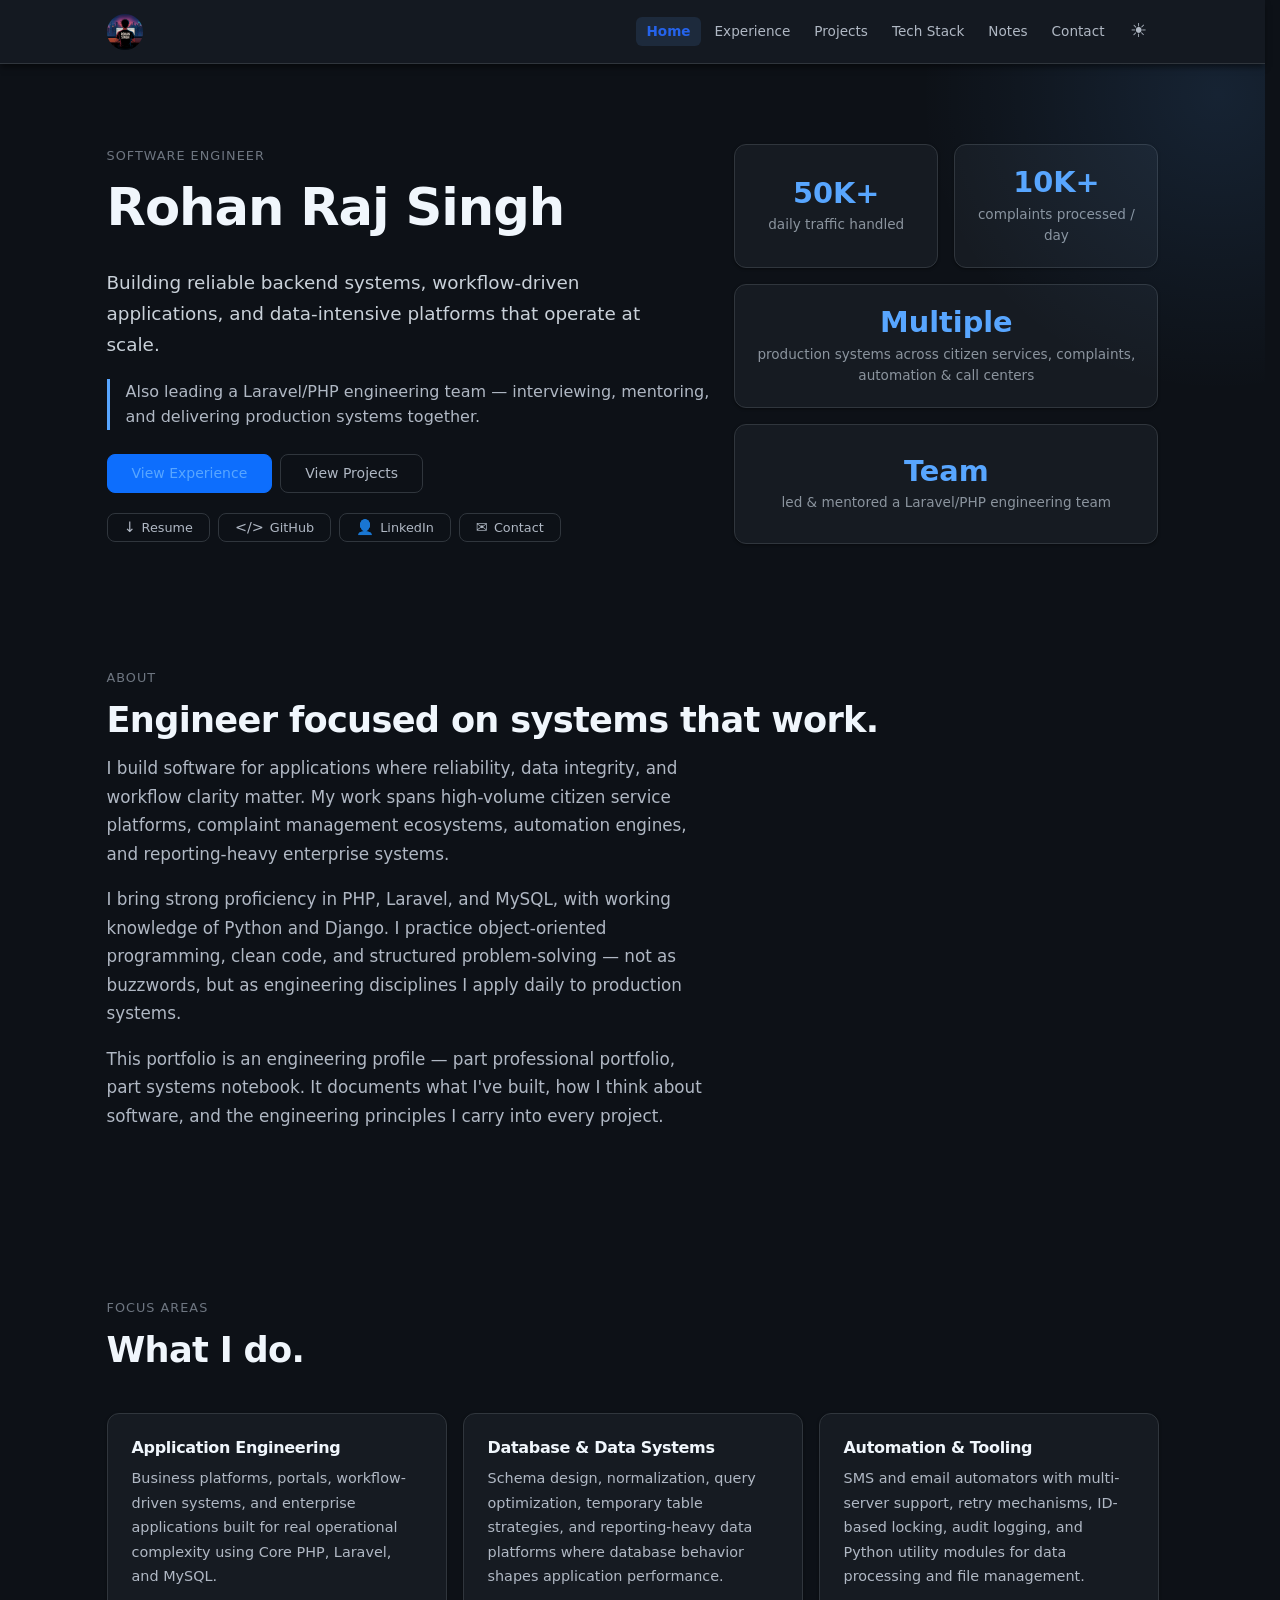
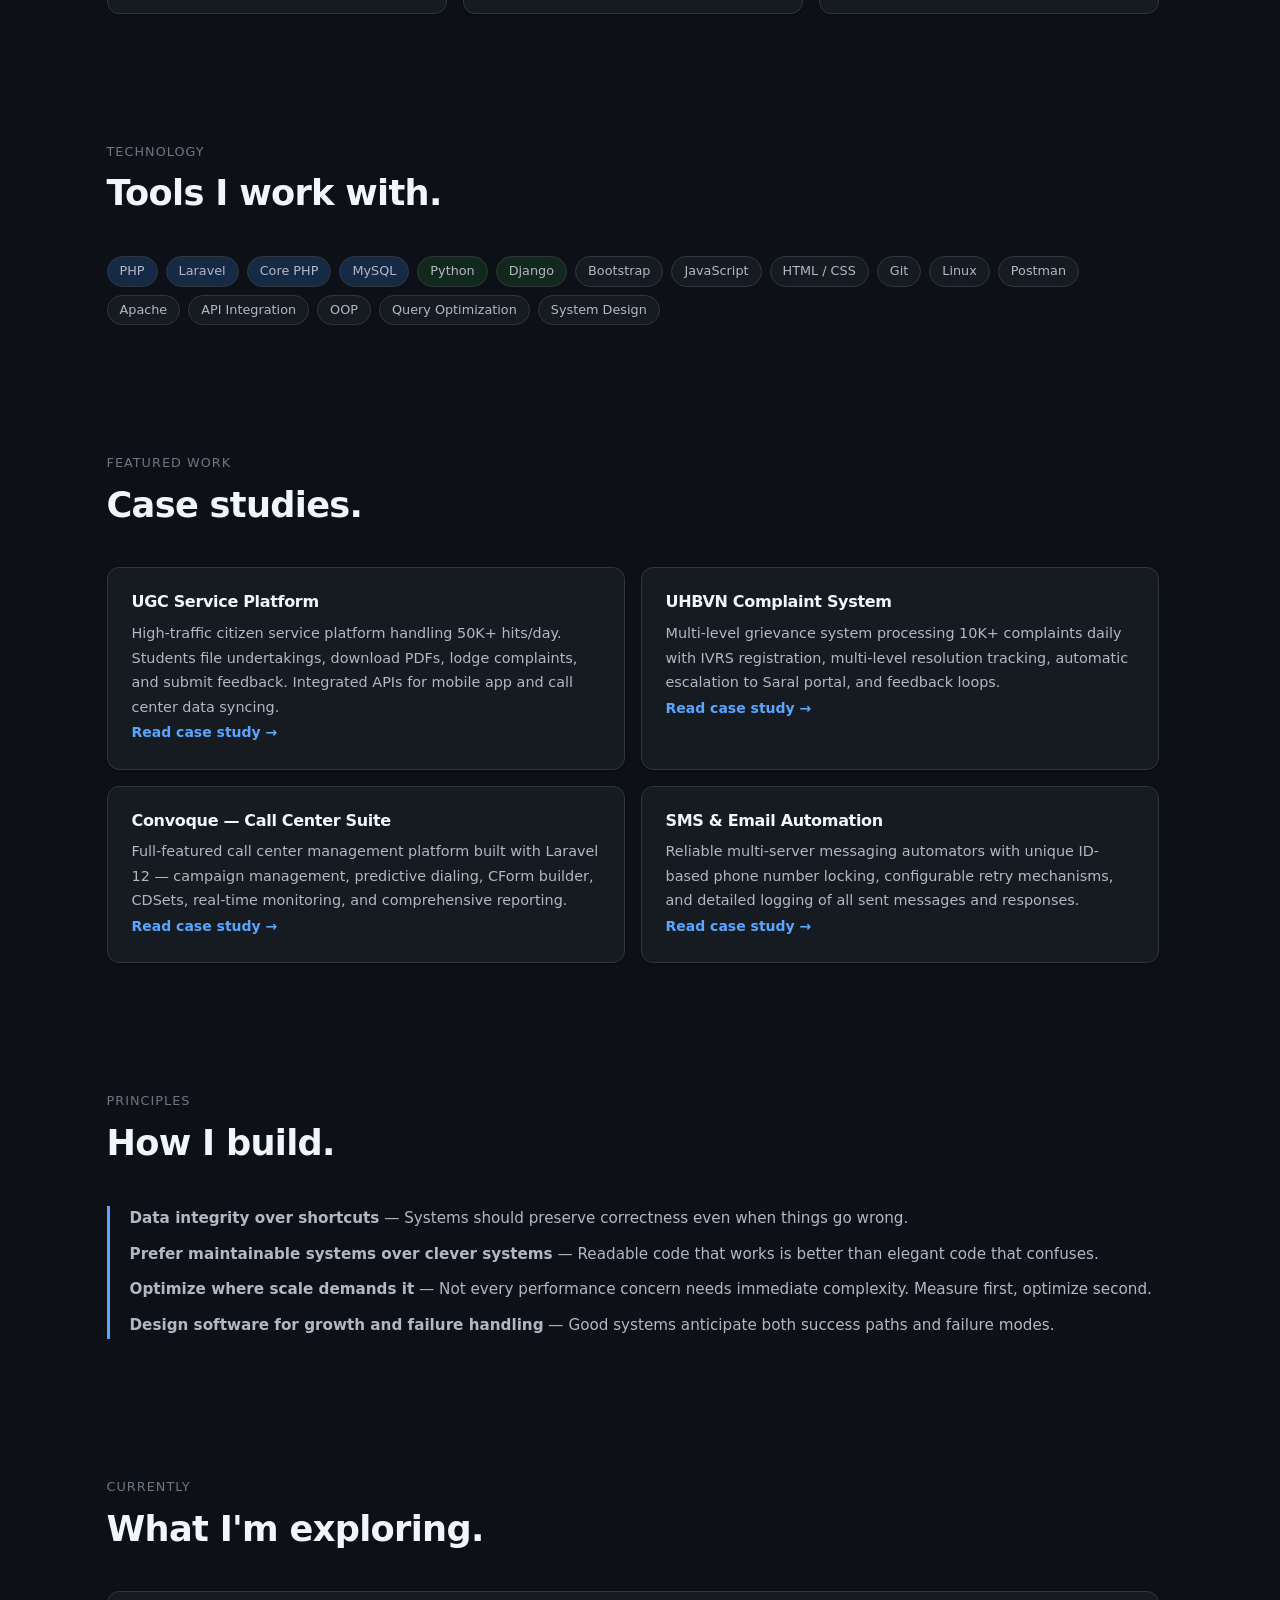
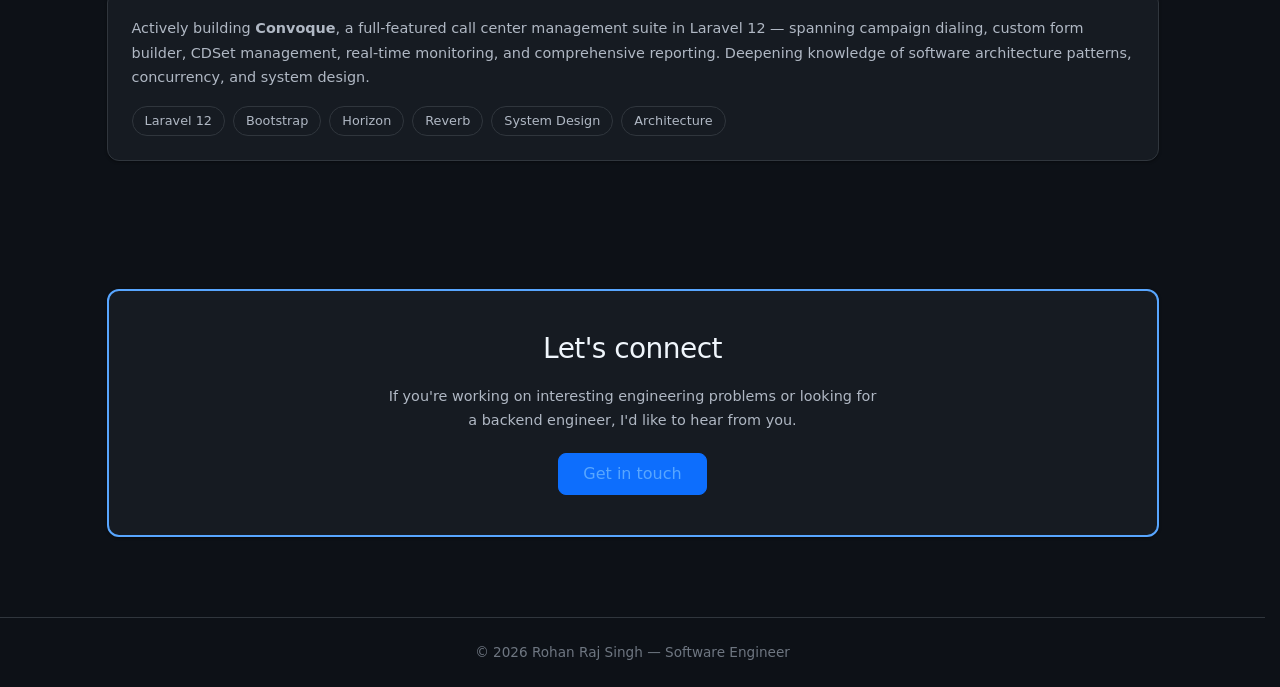
<file: index.html>
<!DOCTYPE html>
<html lang="en">

  <head>
    <meta charset="UTF-8">
    <meta name="viewport" content="width=device-width, initial-scale=1.0">
    <title>Rohan Raj Singh — Software Engineer, Backend Developer</title>
    <meta name="description" content="Portfolio of Rohan Raj Singh — Software Engineer building reliable backend systems, workflow-driven applications, and data-intensive platforms at scale.">
    <meta name="author" content="Rohan Raj Singh">
    <meta property="og:title" content="Rohan Raj Singh — Software Engineer, Backend Developer">
    <meta property="og:description" content="Building reliable backend systems, workflow applications, and data-intensive platforms at scale.">
    <meta property="og:url" content="https://rohanrajsingh.com/">
    <link rel="canonical" href="https://rohanrajsingh.com/">
    <link rel="llms.txt" href="/llms.txt">
    <meta property="og:type" content="website">
    <meta name="twitter:card" content="summary_large_image">
    <link rel="icon" href="assets/favicon.png" type="image/png">
    <link rel="apple-touch-icon" href="assets/favicon.png">
    <link href="assets/bootstrap.css" rel="stylesheet">
    <link href="assets/style.css" rel="stylesheet">
    <script src="assets/dark-mode.js"></script>
    <meta property="og:image" content="https://rohanrajsingh.com/assets/social-preview.png">
    <meta property="og:locale" content="en_IN">
    <meta name="twitter:site" content="@connectrohanraj">
    <meta name="twitter:creator" content="@connectrohanraj">
    <script type="application/ld+json">
  {
    "@context": "https://schema.org",
    "@graph": [
      {
        "@type": "WebSite",
        "@id": "https://rohanrajsingh.com/#website",
        "url": "https://rohanrajsingh.com/",
        "name": "Rohan Raj Singh — Software Engineer, Backend Developer",
        "description": "Portfolio of Rohan Raj Singh — Software Engineer building reliable backend systems, workflow-driven applications, and data-intensive platforms at scale.",
        "inLanguage": "en-IN",
        "author": {
          "@id": "https://rohanrajsingh.com/#person"
        }
      },
      {
        "@type": "Person",
        "@id": "https://rohanrajsingh.com/#person",
        "name": "Rohan Raj Singh",
        "givenName": "Rohan Raj",
        "familyName": "Singh",
        "url": "https://rohanrajsingh.com/",
        "image": "https://rohanrajsingh.com/assets/social-preview.png",
        "jobTitle": "Software Engineer",
        "worksFor": {
          "@type": "Organization",
          "name": "Asfera Technologies",
          "location": "Kalkaji, New Delhi"
        },
        "alumniOf": [
          {
            "@type": "CollegeOrUniversity",
            "name": "IGNOU",
            "description": "MCA — Master of Computer Applications, 2025"
          },
          {
            "@type": "CollegeOrUniversity",
            "name": "Cimage College, Patna",
            "description": "BCA — Bachelor of Computer Applications, 2018"
          }
        ],
        "description": "Building reliable backend systems, workflow-driven applications, and data-intensive platforms at scale. Specializing in PHP, Laravel, MySQL, and production engineering.",
        "knowsAbout": ["PHP", "Laravel", "Core PHP", "MySQL", "Python", "Django", "Bootstrap", "JavaScript", "System Design", "API Integration", "Database Design", "Query Optimization", "OOP", "Workflow Automation", "Linux", "Git", "Apache"],
        "knowsLanguage": ["en", "hi"],
        "address": {
          "@type": "PostalAddress",
          "addressLocality": "New Delhi",
          "addressCountry": "IN"
        },
        "sameAs": [
          "https://github.com/connectrohanrajsingh",
          "https://www.linkedin.com/in/connectrohanrajsingh/"
        ]
      }
    ]
  }
  </script>
  </head>

  <body>

    <nav class="navbar navbar-expand-lg sticky-top" aria-label="Main navigation">
      <div class="container">
        <a class="navbar-brand" href="/"><img class="navbar-logo" src="assets/logo.png" alt="Rohan Raj Singh" width="36" height="36"></a>
        <button class="navbar-toggler" type="button" data-bs-toggle="collapse" data-bs-target="#mainNav">
          <span class="navbar-toggler-icon"></span>
        </button>
        <div class="collapse navbar-collapse" id="mainNav">
          <div class="navbar-nav ms-auto align-items-center gap-1">
            <a class="nav-link active" href="/">Home</a>
            <a class="nav-link" href="experience">Experience</a>
            <a class="nav-link" href="projects">Projects</a>
            <a class="nav-link" href="tech-stack">Tech Stack</a>
            <a class="nav-link" href="engineering-notes">Notes</a>
            <a class="nav-link" href="contact">Contact</a>
            <button class="theme-toggle" id="themeToggle">&#127769;</button>
          </div>
        </div>
      </div>
    </nav>

    <main>
      <section class="hero">
        <div class="container">
          <div class="row g-4 align-items-center">
            <div class="col-lg-7">
              <div class="fade-in">
                <div class="label">Software Engineer</div>
                <h1>Rohan Raj Singh</h1>
                <p class="lead mw-540">
                  Building reliable backend systems, workflow-driven applications, and data-intensive platforms that operate at scale.
                </p>
                <div class="hero-quote">
                  Also leading a Laravel/PHP engineering team — interviewing, mentoring, and delivering production systems together.
                </div>
                <div class="d-flex flex-wrap gap-2">
                  <a href="experience" class="btn btn-primary btn-sm px-4 py-2 btn-rounded">View Experience</a>
                  <a href="projects" class="btn btn-outline-secondary btn-sm px-4 py-2 btn-rounded">View Projects</a>
                </div>
                <div class="hero-cta-bar">
                  <a href="assets/rohan-raj-singh.pdf" target="_blank" rel="noopener noreferrer" download class="btn btn-outline-secondary btn-sm px-3 py-1 btn-xs-rounded"><span class="icon">&#8595;</span> Resume</a>
                  <a href="https://github.com/connectrohanrajsingh/" target="_blank" rel="noopener noreferrer" class="btn btn-outline-secondary btn-sm px-3 py-1 btn-xs-rounded"><span class="icon">&lt;/&gt;</span> GitHub</a>
                  <a href="https://www.linkedin.com/in/connectrohanrajsingh/" target="_blank" rel="noopener noreferrer" class="btn btn-outline-secondary btn-sm px-3 py-1 btn-xs-rounded"><span class="icon">&#128100;</span> LinkedIn</a>
                  <a href="contact" class="btn btn-outline-secondary btn-sm px-3 py-1 btn-xs-rounded"><span class="icon">&#9993;</span> Contact</a>
                </div>
              </div>
            </div>
            <div class="col-lg-5">
              <div class="row g-3">
                <div class="col-6">
                  <div class="stat-card text-center">
                    <div class="stat-number">50K+</div>
                    <div class="stat-label">daily traffic handled</div>
                  </div>
                </div>
                <div class="col-6">
                  <div class="stat-card text-center">
                    <div class="stat-number">10K+</div>
                    <div class="stat-label">complaints processed / day</div>
                  </div>
                </div>
                <div class="col-12">
                  <div class="stat-card text-center">
                    <div class="stat-number">Multiple</div>
                    <div class="stat-label">production systems across citizen services, complaints, automation &amp; call centers</div>
                  </div>
                </div>
                <div class="col-12">
                  <div class="stat-card text-center">
                    <div class="stat-number">Team</div>
                    <div class="stat-label">led &amp; mentored a Laravel/PHP engineering team</div>
                  </div>
                </div>
              </div>
            </div>
          </div>
        </div>
      </section>

      <div class="container">
        <section class="section fade-in">
          <div class="section-header">
            <div class="label">About</div>
            <h2>Engineer focused on systems that work.</h2>
            <p>
              I build software for applications where reliability, data integrity, and workflow clarity matter.
              My work spans high-volume citizen service platforms, complaint management ecosystems, automation engines,
              and reporting-heavy enterprise systems.
            </p>
            <p>
              I bring strong proficiency in PHP, Laravel, and MySQL, with working knowledge of Python and Django.
              I practice object-oriented programming, clean code, and structured problem-solving — not as buzzwords,
              but as engineering disciplines I apply daily to production systems.
            </p>
            <p>
              This portfolio is an engineering profile — part professional portfolio, part systems notebook.
              It documents what I've built, how I think about software, and the engineering principles I carry into every project.
            </p>
          </div>
        </section>

        <section class="section fade-in">
          <div class="section-header">
            <div class="label">Focus Areas</div>
            <h2>What I do.</h2>
          </div>
          <div class="row g-3">
            <div class="col-md-4">
              <div class="card-modern">
                <h5>Application Engineering</h5>
                <p>Business platforms, portals, workflow-driven systems, and enterprise applications built for real operational complexity using Core PHP, Laravel, and MySQL.</p>
              </div>
            </div>
            <div class="col-md-4">
              <div class="card-modern">
                <h5>Database & Data Systems</h5>
                <p>Schema design, normalization, query optimization, temporary table strategies, and reporting-heavy data platforms where database behavior shapes application performance.</p>
              </div>
            </div>
            <div class="col-md-4">
              <div class="card-modern">
                <h5>Automation & Tooling</h5>
                <p>SMS and email automators with multi-server support, retry mechanisms, ID-based locking, audit logging, and Python utility modules for data processing and file management.</p>
              </div>
            </div>
          </div>
        </section>

        <section class="section fade-in">
          <div class="section-header">
            <div class="label">Technology</div>
            <h2>Tools I work with.</h2>
          </div>
          <div class="d-flex flex-wrap gap-2">
            <span class="badge-modern badge-primary">PHP</span>
            <span class="badge-modern badge-primary">Laravel</span>
            <span class="badge-modern badge-primary">Core PHP</span>
            <span class="badge-modern badge-primary">MySQL</span>
            <span class="badge-modern badge-success">Python</span>
            <span class="badge-modern badge-success">Django</span>
            <span class="badge-modern">Bootstrap</span>
            <span class="badge-modern">JavaScript</span>
            <span class="badge-modern">HTML / CSS</span>
            <span class="badge-modern">Git</span>
            <span class="badge-modern">Linux</span>
            <span class="badge-modern">Postman</span>
            <span class="badge-modern">Apache</span>
            <span class="badge-modern">API Integration</span>
            <span class="badge-modern">OOP</span>
            <span class="badge-modern">Query Optimization</span>
            <span class="badge-modern">System Design</span>
          </div>
        </section>

        <section class="section fade-in">
          <div class="section-header">
            <div class="label">Featured Work</div>
            <h2>Case studies.</h2>
          </div>
          <div class="row g-3">
            <div class="col-md-6">
              <div class="card-modern">
                <h5>UGC Service Platform</h5>
                <p>High-traffic citizen service platform handling 50K+ hits/day. Students file undertakings, download PDFs, lodge complaints, and submit feedback. Integrated APIs for mobile app and call center data syncing.</p>
                <a href="projects" class="small fw-600">Read case study &rarr;</a>
              </div>
            </div>
            <div class="col-md-6">
              <div class="card-modern">
                <h5>UHBVN Complaint System</h5>
                <p>Multi-level grievance system processing 10K+ complaints daily with IVRS registration, multi-level resolution tracking, automatic escalation to Saral portal, and feedback loops.</p>
                <a href="projects" class="small fw-600">Read case study &rarr;</a>
              </div>
            </div>
            <div class="col-md-6">
              <div class="card-modern">
                <h5>Convoque — Call Center Suite</h5>
                <p>Full-featured call center management platform built with Laravel 12 — campaign management, predictive dialing, CForm builder, CDSets, real-time monitoring, and comprehensive reporting.</p>
                <a href="projects" class="small fw-600">Read case study &rarr;</a>
              </div>
            </div>
            <div class="col-md-6">
              <div class="card-modern">
                <h5>SMS & Email Automation</h5>
                <p>Reliable multi-server messaging automators with unique ID-based phone number locking, configurable retry mechanisms, and detailed logging of all sent messages and responses.</p>
                <a href="projects" class="small fw-600">Read case study &rarr;</a>
              </div>
            </div>
          </div>
        </section>

        <section class="section fade-in">
          <div class="section-header">
            <div class="label">Principles</div>
            <h2>How I build.</h2>
          </div>
          <div class="principle-block">
            <p><strong>Data integrity over shortcuts</strong> &mdash; Systems should preserve correctness even when things go wrong.</p>
            <p><strong>Prefer maintainable systems over clever systems</strong> &mdash; Readable code that works is better than elegant code that confuses.</p>
            <p><strong>Optimize where scale demands it</strong> &mdash; Not every performance concern needs immediate complexity. Measure first, optimize second.</p>
            <p><strong>Design software for growth and failure handling</strong> &mdash; Good systems anticipate both success paths and failure modes.</p>
          </div>
        </section>

        <section class="section fade-in">
          <div class="section-header">
            <div class="label">Currently</div>
            <h2>What I'm exploring.</h2>
          </div>
          <div class="card-modern">
            <p class="mb-3">Actively building <strong>Convoque</strong>, a full-featured call center management suite in Laravel 12 — spanning campaign dialing, custom form builder, CDSet management, real-time monitoring, and comprehensive reporting. Deepening knowledge of software architecture patterns, concurrency, and system design.</p>
            <div class="d-flex flex-wrap gap-2">
              <span class="badge-modern">Laravel 12</span>
              <span class="badge-modern">Bootstrap</span>
              <span class="badge-modern">Horizon</span>
              <span class="badge-modern">Reverb</span>
              <span class="badge-modern">System Design</span>
              <span class="badge-modern">Architecture</span>
            </div>
          </div>
        </section>

        <section class="section fade-in section-last">
          <div class="card-modern card-cta">
            <h3 class="mb-3">Let's connect</h3>
            <p>If you're working on interesting engineering problems or looking for a backend engineer, I'd like to hear from you.</p>
            <a href="contact" class="btn btn-primary px-4 py-2 btn-rounded">Get in touch</a>
          </div>
        </section>
      </div>

    </main>

    <div class="footer">
      <div class="container">&copy; 2026 Rohan Raj Singh &mdash; Software Engineer</div>
    </div>

    <script src="assets/bootstrap.js"></script>
    <script src="assets/script.js"></script>
  </body>

</html>
</file>
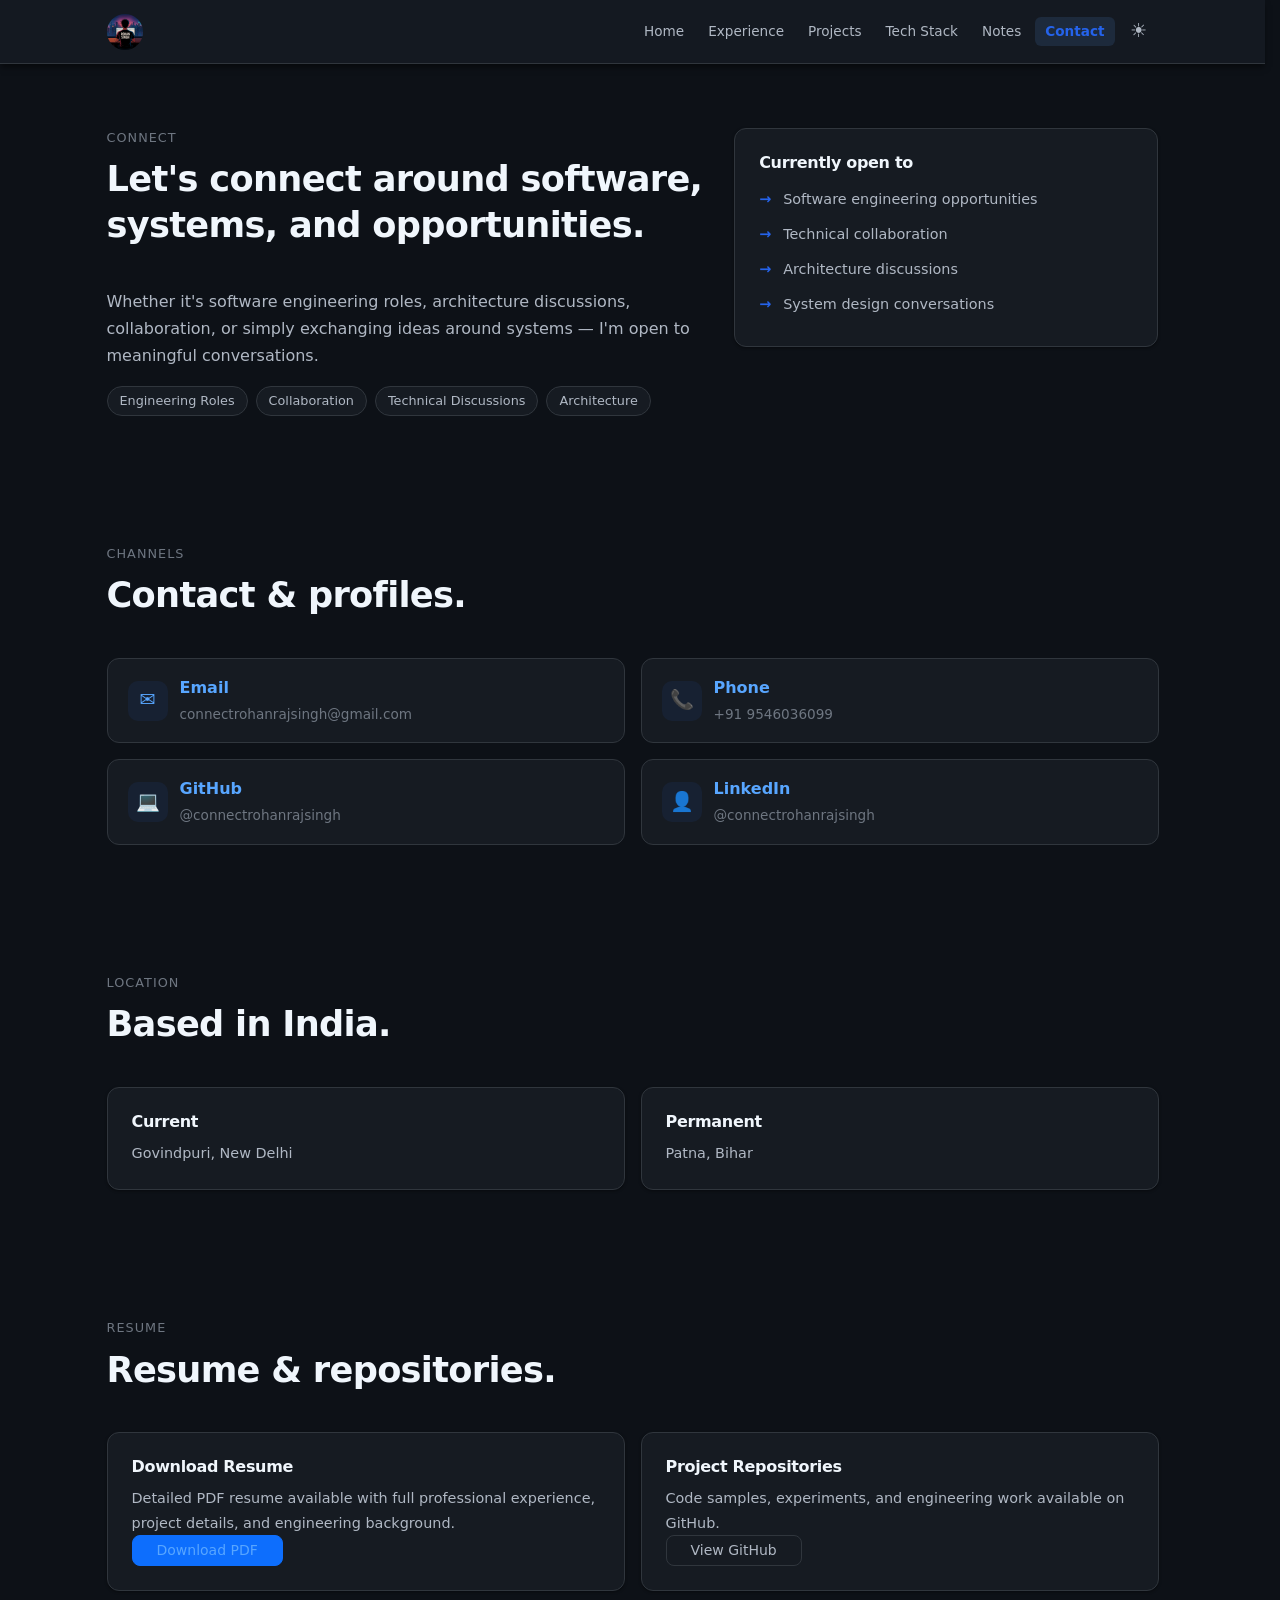
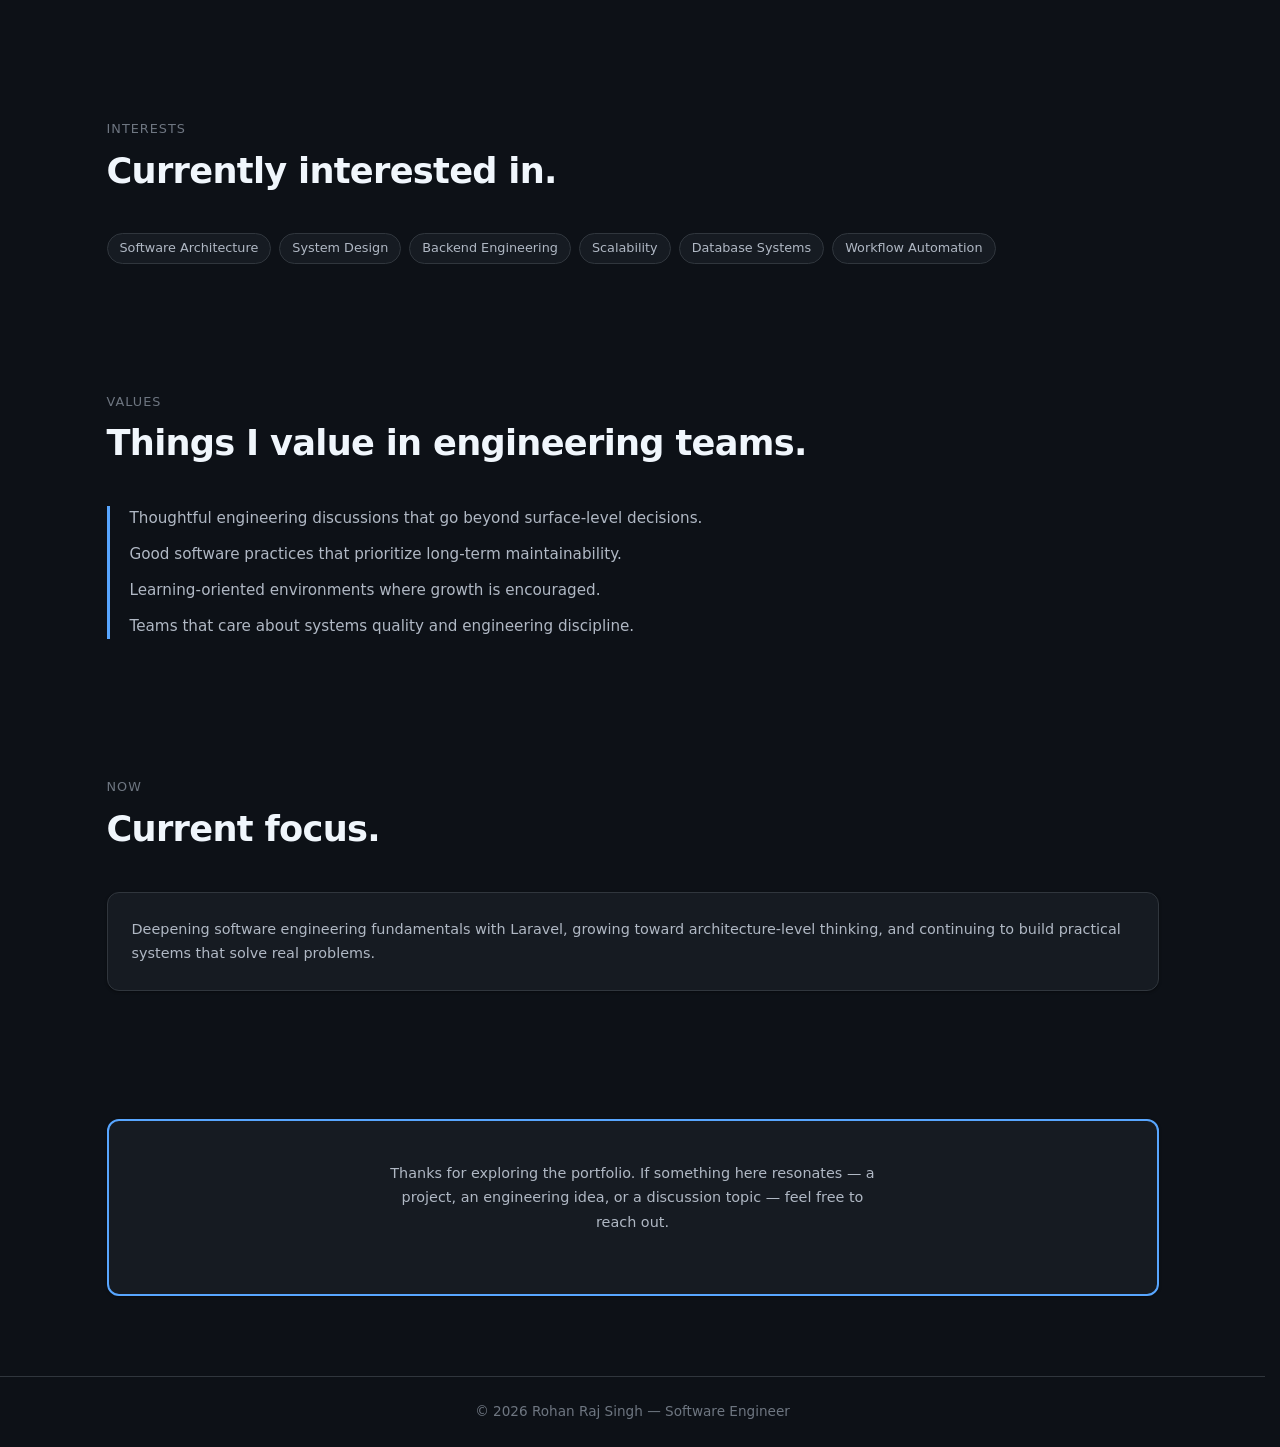
<file: contact.html>
<!DOCTYPE html>
<html lang="en">

  <head>
    <meta charset="UTF-8">
    <meta name="viewport" content="width=device-width, initial-scale=1.0">
    <title>Contact — Rohan Raj Singh</title>
    <meta name="description" content="Contact Rohan Raj Singh — Software Engineer open to engineering opportunities, technical collaboration, and system design conversations.">
    <meta name="author" content="Rohan Raj Singh">
    <meta property="og:title" content="Contact — Rohan Raj Singh">
    <meta property="og:description" content="Connect with Rohan Raj Singh for software engineering roles, architecture discussions, and backend engineering opportunities.">
    <meta property="og:url" content="https://rohanrajsingh.com/contact">
    <link rel="canonical" href="https://rohanrajsingh.com/contact">
    <link rel="llms.txt" href="/llms.txt">
    <meta property="og:type" content="website">
    <meta name="twitter:card" content="summary_large_image">
    <link rel="icon" href="assets/favicon.png" type="image/png">
    <link rel="apple-touch-icon" href="assets/favicon.png">
    <link href="assets/bootstrap.css" rel="stylesheet">
    <link href="assets/style.css" rel="stylesheet">
    <script src="assets/dark-mode.js"></script>
    <meta property="og:image" content="https://rohanrajsingh.com/assets/social-preview.png">
    <meta property="og:locale" content="en_IN">
    <meta name="twitter:site" content="@connectrohanraj">
    <meta name="twitter:creator" content="@connectrohanraj">
    <script type="application/ld+json">
  {
    "@context": "https://schema.org",
    "@graph": [
      {
        "@type": "WebSite",
        "@id": "https://rohanrajsingh.com/#website",
        "url": "https://rohanrajsingh.com/",
        "name": "Rohan Raj Singh",
        "description": "Contact Rohan Raj Singh — Software Engineer open to engineering opportunities, technical collaboration, and system design conversations."
      },
      {
        "@type": "Person",
        "@id": "https://rohanrajsingh.com/#person",
        "name": "Rohan Raj Singh",
        "url": "https://rohanrajsingh.com/",
        "jobTitle": "Software Engineer",
        "description": "Building reliable backend systems, workflow-driven applications, and data-intensive platforms at scale.",
        "sameAs": [
          "https://github.com/connectrohanrajsingh",
          "https://www.linkedin.com/in/connectrohanrajsingh/"
        ]
      }
    ]
  }
  </script>
  </head>

  <body>

    <nav class="navbar navbar-expand-lg sticky-top" aria-label="Main navigation">
      <div class="container">
        <a class="navbar-brand" href="/"><img class="navbar-logo" src="assets/logo.png" alt="Rohan Raj Singh" width="36" height="36"></a>
        <button class="navbar-toggler" type="button" data-bs-toggle="collapse" data-bs-target="#mainNav">
          <span class="navbar-toggler-icon"></span>
        </button>
        <div class="collapse navbar-collapse" id="mainNav">
          <div class="navbar-nav ms-auto align-items-center gap-1">
            <a class="nav-link" href="/">Home</a>
            <a class="nav-link" href="experience">Experience</a>
            <a class="nav-link" href="projects">Projects</a>
            <a class="nav-link" href="tech-stack">Tech Stack</a>
            <a class="nav-link" href="engineering-notes">Notes</a>
            <a class="nav-link active" href="contact">Contact</a>
            <button class="theme-toggle" id="themeToggle">&#127769;</button>
          </div>
        </div>
      </div>
    </nav>

    <main>
      <div class="container">
        <section class="section fade-in">
          <div class="row g-4 align-items-start">
            <div class="col-lg-7">
              <div class="section-header">
                <div class="label">Connect</div>
                <h2>Let's connect around software, systems, and opportunities.</h2>
              </div>
              <p>Whether it's software engineering roles, architecture discussions, collaboration, or simply exchanging ideas around systems — I'm open to meaningful conversations.</p>
              <div class="d-flex flex-wrap gap-2 mt-3">
                <span class="badge-modern">Engineering Roles</span>
                <span class="badge-modern">Collaboration</span>
                <span class="badge-modern">Technical Discussions</span>
                <span class="badge-modern">Architecture</span>
              </div>
            </div>
            <div class="col-lg-5">
              <div class="card-modern">
                <h5>Currently open to</h5>
                <ul class="feature-list m-0">
                  <li>Software engineering opportunities</li>
                  <li>Technical collaboration</li>
                  <li>Architecture discussions</li>
                  <li>System design conversations</li>
                </ul>
              </div>
            </div>
          </div>
        </section>

        <section class="section fade-in">
          <div class="section-header">
            <div class="label">Channels</div>
            <h2>Contact & profiles.</h2>
          </div>
          <div class="row g-3">
            <div class="col-md-6">
              <a href="mailto:connectrohanrajsingh@gmail.com" target="_blank" rel="noopener noreferrer" class="contact-link">
                <span class="icon">&#9993;</span>
                <div><strong>Email</strong><br><span class="contact-detail">connectrohanrajsingh@gmail.com</span></div>
              </a>
            </div>
            <div class="col-md-6">
              <a href="tel:+919546036099" target="_blank" rel="noopener noreferrer" class="contact-link">
                <span class="icon">&#128222;</span>
                <div><strong>Phone</strong><br><span class="contact-detail">+91 9546036099</span></div>
              </a>
            </div>
            <div class="col-md-6">
              <a href="https://github.com/connectrohanrajsingh/" target="_blank" rel="noopener noreferrer" class="contact-link">
                <span class="icon icon-github">&#128187;</span>
                <div><strong>GitHub</strong><br><span class="contact-detail">@connectrohanrajsingh</span></div>
              </a>
            </div>
            <div class="col-md-6">
              <a href="https://www.linkedin.com/in/connectrohanrajsingh/" target="_blank" rel="noopener noreferrer" class="contact-link">
                <span class="icon icon-linkedin">&#128100;</span>
                <div><strong>LinkedIn</strong><br><span class="contact-detail">@connectrohanrajsingh</span></div>
              </a>
            </div>
          </div>
        </section>

        <section class="section fade-in">
          <div class="section-header">
            <div class="label">Location</div>
            <h2>Based in India.</h2>
          </div>
          <div class="row g-3">
            <div class="col-md-6">
              <div class="card-modern">
                <h5>Current</h5>
                <p>Govindpuri, New Delhi</p>
              </div>
            </div>
            <div class="col-md-6">
              <div class="card-modern">
                <h5>Permanent</h5>
                <p>Patna, Bihar</p>
              </div>
            </div>
          </div>
        </section>

        <section class="section fade-in">
          <div class="section-header">
            <div class="label">Resume</div>
            <h2>Resume & repositories.</h2>
          </div>
          <div class="row g-3">
            <div class="col-md-6">
              <div class="card-modern">
                <h5>Download Resume</h5>
                <p>Detailed PDF resume available with full professional experience, project details, and engineering background.</p>
                <a href="assets/rohan-raj-singh.pdf" target="_blank" rel="noopener noreferrer" download class="btn btn-primary btn-sm px-4 btn-rounded">Download PDF</a>
              </div>
            </div>
            <div class="col-md-6">
              <div class="card-modern">
                <h5>Project Repositories</h5>
                <p>Code samples, experiments, and engineering work available on GitHub.</p>
                <a href="https://github.com/connectrohanrajsingh/" target="_blank" rel="noopener noreferrer" class="btn btn-outline-secondary btn-sm px-4 btn-rounded">View GitHub</a>
              </div>
            </div>
          </div>
        </section>

        <section class="section fade-in">
          <div class="section-header">
            <div class="label">Interests</div>
            <h2>Currently interested in.</h2>
          </div>
          <div class="d-flex flex-wrap gap-2">
            <span class="badge-modern">Software Architecture</span>
            <span class="badge-modern">System Design</span>
            <span class="badge-modern">Backend Engineering</span>
            <span class="badge-modern">Scalability</span>
            <span class="badge-modern">Database Systems</span>
            <span class="badge-modern">Workflow Automation</span>
          </div>
        </section>

        <section class="section fade-in">
          <div class="section-header">
            <div class="label">Values</div>
            <h2>Things I value in engineering teams.</h2>
          </div>
          <div class="principle-block">
            <p>Thoughtful engineering discussions that go beyond surface-level decisions.</p>
            <p>Good software practices that prioritize long-term maintainability.</p>
            <p>Learning-oriented environments where growth is encouraged.</p>
            <p>Teams that care about systems quality and engineering discipline.</p>
          </div>
        </section>

        <section class="section fade-in">
          <div class="section-header">
            <div class="label">Now</div>
            <h2>Current focus.</h2>
          </div>
          <div class="card-modern">
            <p>Deepening software engineering fundamentals with Laravel, growing toward architecture-level thinking, and continuing to build practical systems that solve real problems.</p>
          </div>
        </section>

        <section class="section fade-in section-last">
          <div class="card-modern card-cta">
            <p class="lead-emphasis">Thanks for exploring the portfolio. If something here resonates — a project, an engineering idea, or a discussion topic — feel free to reach out.</p>
          </div>
        </section>
      </div>

    </main>

    <div class="footer">
      <div class="container">&copy; 2026 Rohan Raj Singh &mdash; Software Engineer</div>
    </div>

    <script src="assets/bootstrap.js"></script>
    <script src="assets/script.js"></script>
  </body>

</html>
</file>
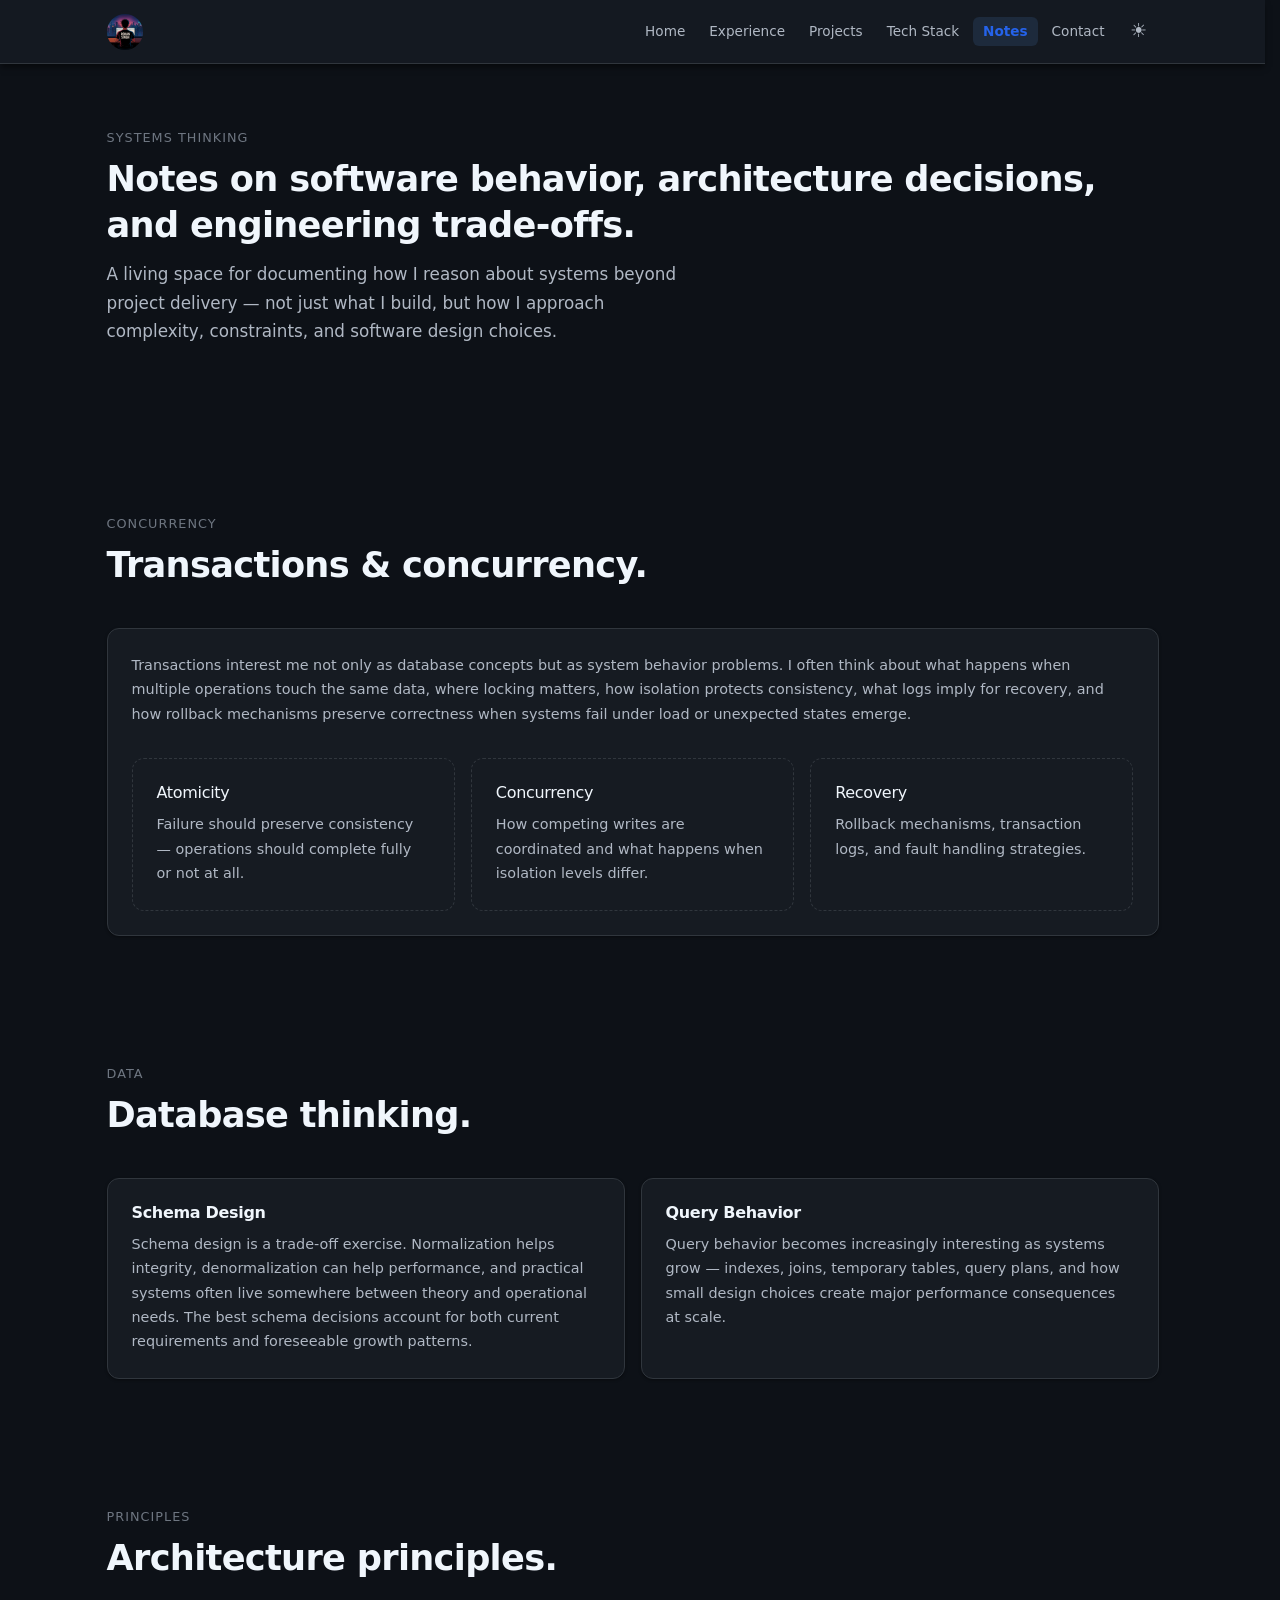
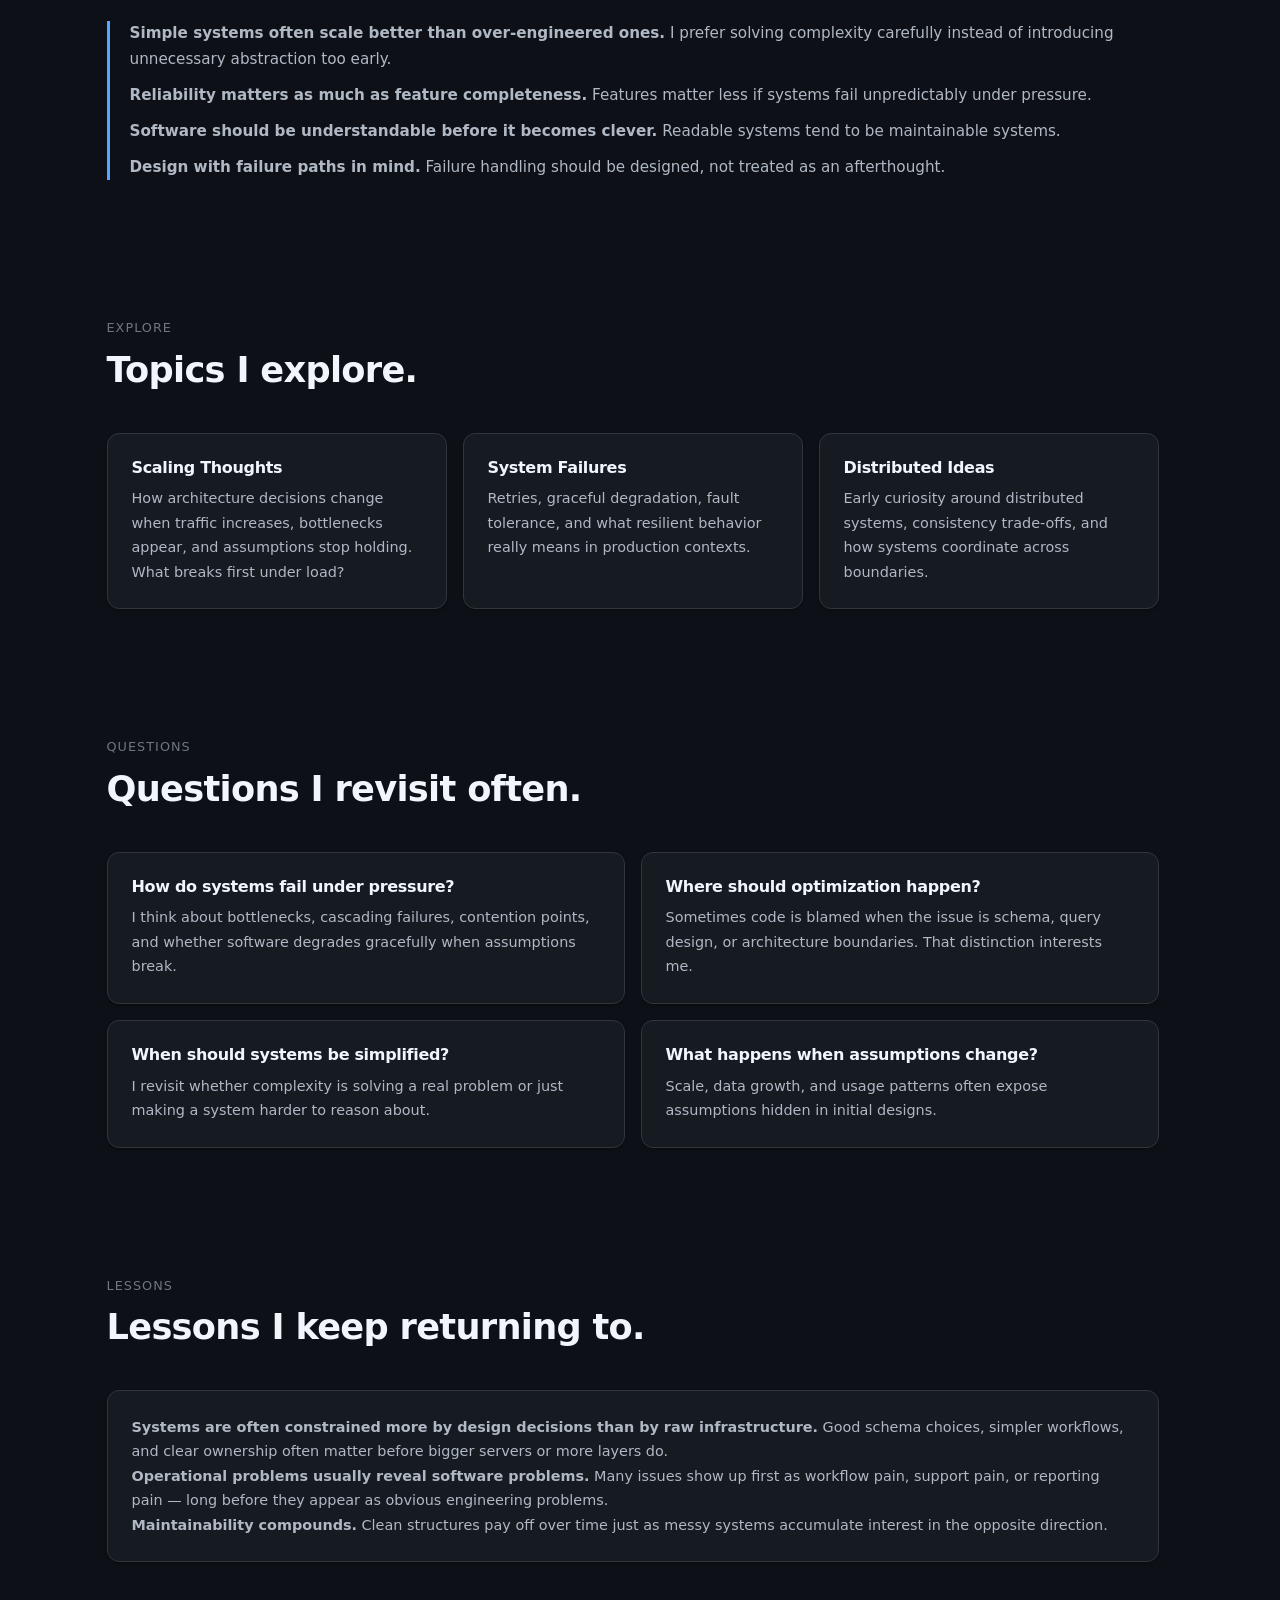
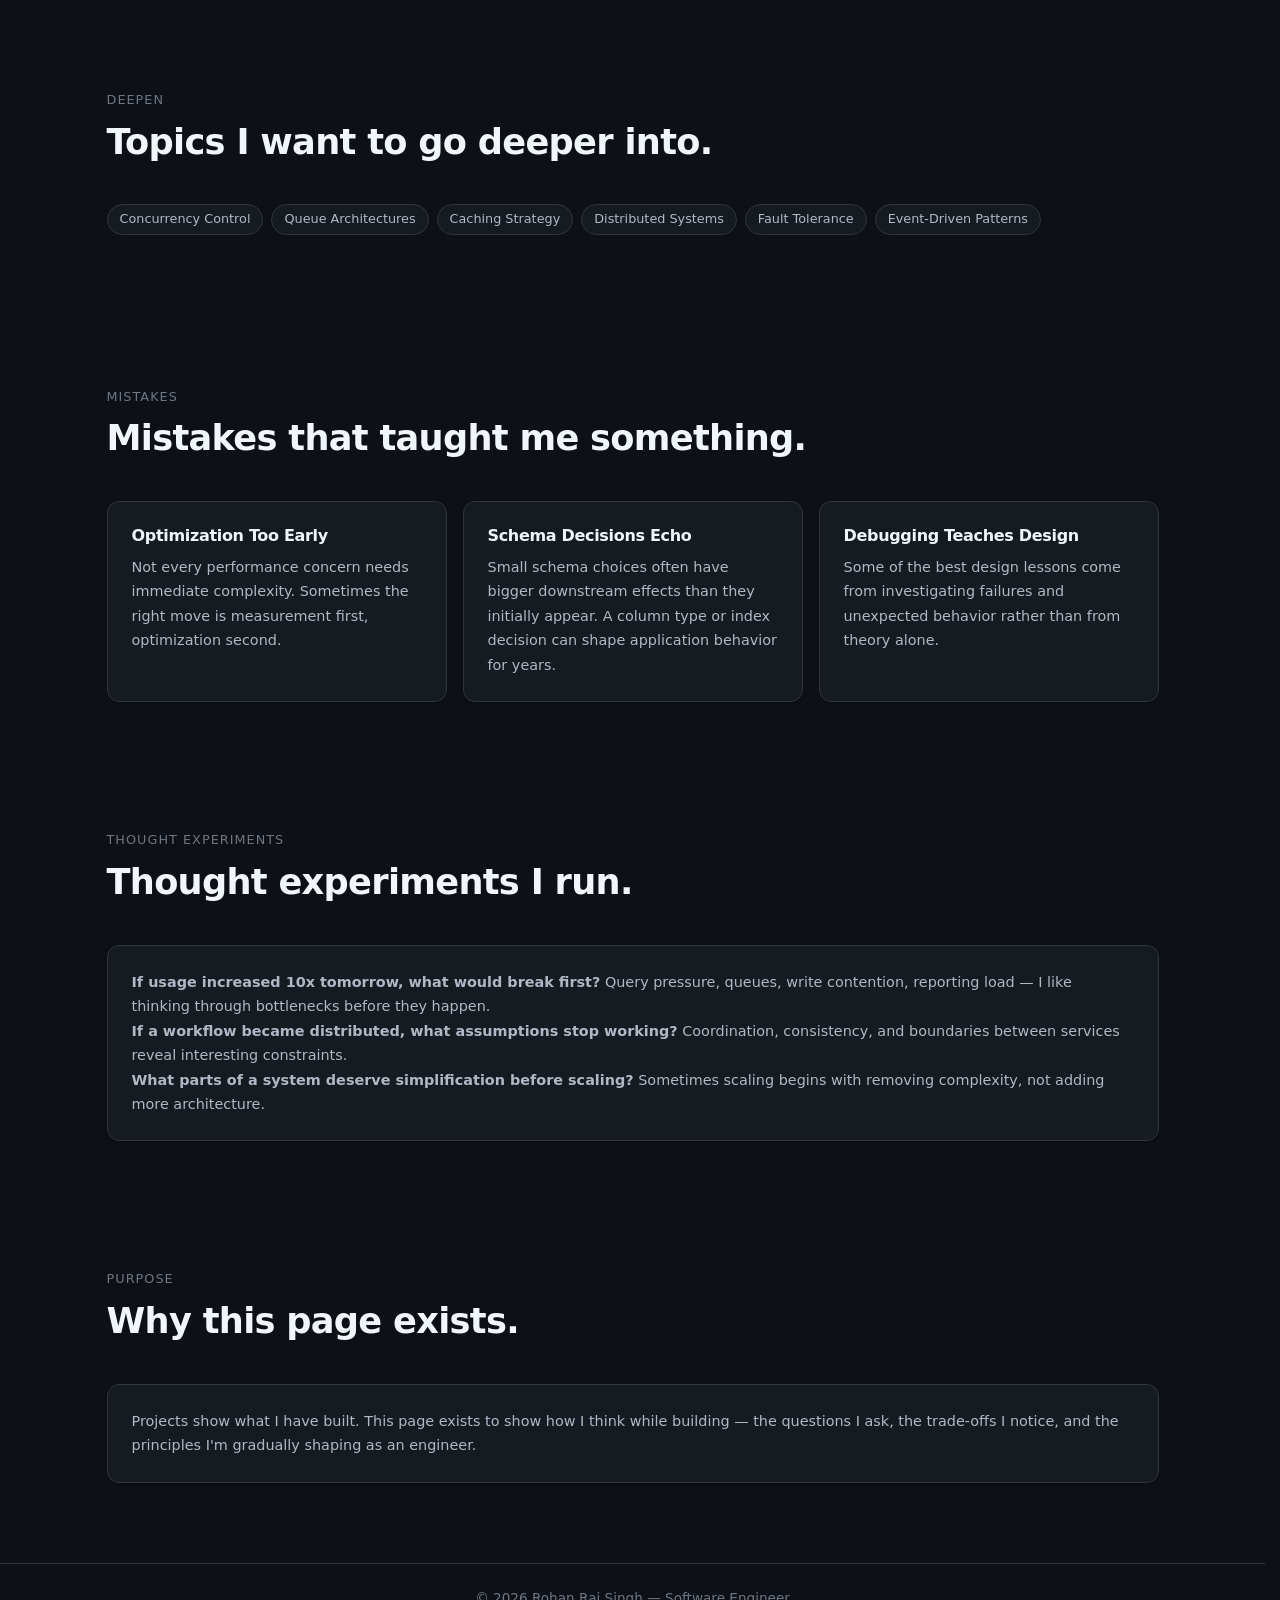
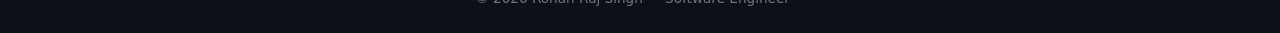
<file: engineering-notes.html>
<!DOCTYPE html>
<html lang="en">

  <head>
    <meta charset="UTF-8">
    <meta name="viewport" content="width=device-width, initial-scale=1.0">
    <title>Engineering Notes — Rohan Raj Singh</title>
    <meta name="description" content="Engineering notes from Rohan Raj Singh — systems thinking, architecture principles, database design, concurrency, and lessons from production engineering.">
    <meta name="author" content="Rohan Raj Singh">
    <meta property="og:title" content="Engineering Notes — Rohan Raj Singh">
    <meta property="og:description" content="How I think about software — architecture principles, database reasoning, concurrency, system failures, and engineering trade-offs.">
    <meta property="og:url" content="https://rohanrajsingh.com/engineering-notes">
    <link rel="canonical" href="https://rohanrajsingh.com/engineering-notes">
    <link rel="llms.txt" href="/llms.txt">
    <meta property="og:type" content="website">
    <meta name="twitter:card" content="summary_large_image">
    <link rel="icon" href="assets/favicon.png" type="image/png">
    <link rel="apple-touch-icon" href="assets/favicon.png">
    <link href="assets/bootstrap.css" rel="stylesheet">
    <link href="assets/style.css" rel="stylesheet">
    <script src="assets/dark-mode.js"></script>
    <meta property="og:image" content="https://rohanrajsingh.com/assets/social-preview.png">
    <meta property="og:locale" content="en_IN">
    <meta name="twitter:site" content="@connectrohanraj">
    <meta name="twitter:creator" content="@connectrohanraj">
    <script type="application/ld+json">
  {
    "@context": "https://schema.org",
    "@graph": [
      {
        "@type": "WebSite",
        "@id": "https://rohanrajsingh.com/#website",
        "url": "https://rohanrajsingh.com/",
        "name": "Rohan Raj Singh",
        "description": "Engineering notes from Rohan Raj Singh — systems thinking, architecture principles, database design, concurrency, and lessons from production engineering."
      },
      {
        "@type": "Person",
        "@id": "https://rohanrajsingh.com/#person",
        "name": "Rohan Raj Singh",
        "url": "https://rohanrajsingh.com/",
        "jobTitle": "Software Engineer",
        "description": "Building reliable backend systems, workflow-driven applications, and data-intensive platforms at scale.",
        "sameAs": [
          "https://github.com/connectrohanrajsingh",
          "https://www.linkedin.com/in/connectrohanrajsingh/"
        ]
      }
    ]
  }
  </script>
  </head>

  <body>

    <nav class="navbar navbar-expand-lg sticky-top" aria-label="Main navigation">
      <div class="container">
        <a class="navbar-brand" href="/"><img class="navbar-logo" src="assets/logo.png" alt="Rohan Raj Singh" width="36" height="36"></a>
        <button class="navbar-toggler" type="button" data-bs-toggle="collapse" data-bs-target="#mainNav">
          <span class="navbar-toggler-icon"></span>
        </button>
        <div class="collapse navbar-collapse" id="mainNav">
          <div class="navbar-nav ms-auto align-items-center gap-1">
            <a class="nav-link" href="/">Home</a>
            <a class="nav-link" href="experience">Experience</a>
            <a class="nav-link" href="projects">Projects</a>
            <a class="nav-link" href="tech-stack">Tech Stack</a>
            <a class="nav-link active" href="engineering-notes">Notes</a>
            <a class="nav-link" href="contact">Contact</a>
            <button class="theme-toggle" id="themeToggle">&#127769;</button>
          </div>
        </div>
      </div>
    </nav>

    <main>
      <div class="container">
        <section class="section fade-in">
          <div class="section-header">
            <div class="label">Systems Thinking</div>
            <h2>Notes on software behavior, architecture decisions, and engineering trade-offs.</h2>
            <p>A living space for documenting how I reason about systems beyond project delivery — not just what I build, but how I approach complexity, constraints, and software design choices.</p>
          </div>
        </section>

        <section class="section fade-in">
          <div class="section-header">
            <div class="label">Concurrency</div>
            <h2>Transactions & concurrency.</h2>
          </div>
          <div class="card-modern">
            <p>Transactions interest me not only as database concepts but as system behavior problems. I often think about what happens when multiple operations touch the same data, where locking matters, how isolation protects consistency, what logs imply for recovery, and how rollback mechanisms preserve correctness when systems fail under load or unexpected states emerge.</p>
            <div class="row g-3 mt-3">
              <div class="col-md-4">
                <div class="card-modern card-dashed">
                  <h6>Atomicity</h6>
                  <p class="fs-small">Failure should preserve consistency — operations should complete fully or not at all.</p>
                </div>
              </div>
              <div class="col-md-4">
                <div class="card-modern card-dashed">
                  <h6>Concurrency</h6>
                  <p class="fs-small">How competing writes are coordinated and what happens when isolation levels differ.</p>
                </div>
              </div>
              <div class="col-md-4">
                <div class="card-modern card-dashed">
                  <h6>Recovery</h6>
                  <p class="fs-small">Rollback mechanisms, transaction logs, and fault handling strategies.</p>
                </div>
              </div>
            </div>
          </div>
        </section>

        <section class="section fade-in">
          <div class="section-header">
            <div class="label">Data</div>
            <h2>Database thinking.</h2>
          </div>
          <div class="row g-3">
            <div class="col-md-6">
              <div class="card-modern">
                <h5>Schema Design</h5>
                <p>Schema design is a trade-off exercise. Normalization helps integrity, denormalization can help performance, and practical systems often live somewhere between theory and operational needs. The best schema decisions account for both current requirements and foreseeable growth patterns.</p>
              </div>
            </div>
            <div class="col-md-6">
              <div class="card-modern">
                <h5>Query Behavior</h5>
                <p>Query behavior becomes increasingly interesting as systems grow — indexes, joins, temporary tables, query plans, and how small design choices create major performance consequences at scale.</p>
              </div>
            </div>
          </div>
        </section>

        <section class="section fade-in">
          <div class="section-header">
            <div class="label">Principles</div>
            <h2>Architecture principles.</h2>
          </div>
          <div class="principle-block">
            <p><strong>Simple systems often scale better than over-engineered ones.</strong> I prefer solving complexity carefully instead of introducing unnecessary abstraction too early.</p>
            <p><strong>Reliability matters as much as feature completeness.</strong> Features matter less if systems fail unpredictably under pressure.</p>
            <p><strong>Software should be understandable before it becomes clever.</strong> Readable systems tend to be maintainable systems.</p>
            <p><strong>Design with failure paths in mind.</strong> Failure handling should be designed, not treated as an afterthought.</p>
          </div>
        </section>

        <section class="section fade-in">
          <div class="section-header">
            <div class="label">Explore</div>
            <h2>Topics I explore.</h2>
          </div>
          <div class="row g-3">
            <div class="col-md-4">
              <div class="card-modern">
                <h5>Scaling Thoughts</h5>
                <p>How architecture decisions change when traffic increases, bottlenecks appear, and assumptions stop holding. What breaks first under load?</p>
              </div>
            </div>
            <div class="col-md-4">
              <div class="card-modern">
                <h5>System Failures</h5>
                <p>Retries, graceful degradation, fault tolerance, and what resilient behavior really means in production contexts.</p>
              </div>
            </div>
            <div class="col-md-4">
              <div class="card-modern">
                <h5>Distributed Ideas</h5>
                <p>Early curiosity around distributed systems, consistency trade-offs, and how systems coordinate across boundaries.</p>
              </div>
            </div>
          </div>
        </section>

        <section class="section fade-in">
          <div class="section-header">
            <div class="label">Questions</div>
            <h2>Questions I revisit often.</h2>
          </div>
          <div class="row g-3">
            <div class="col-md-6">
              <div class="card-modern">
                <h5>How do systems fail under pressure?</h5>
                <p>I think about bottlenecks, cascading failures, contention points, and whether software degrades gracefully when assumptions break.</p>
              </div>
            </div>
            <div class="col-md-6">
              <div class="card-modern">
                <h5>Where should optimization happen?</h5>
                <p>Sometimes code is blamed when the issue is schema, query design, or architecture boundaries. That distinction interests me.</p>
              </div>
            </div>
            <div class="col-md-6">
              <div class="card-modern">
                <h5>When should systems be simplified?</h5>
                <p>I revisit whether complexity is solving a real problem or just making a system harder to reason about.</p>
              </div>
            </div>
            <div class="col-md-6">
              <div class="card-modern">
                <h5>What happens when assumptions change?</h5>
                <p>Scale, data growth, and usage patterns often expose assumptions hidden in initial designs.</p>
              </div>
            </div>
          </div>
        </section>

        <section class="section fade-in">
          <div class="section-header">
            <div class="label">Lessons</div>
            <h2>Lessons I keep returning to.</h2>
          </div>
          <div class="card-modern">
            <p><strong>Systems are often constrained more by design decisions than by raw infrastructure.</strong> Good schema choices, simpler workflows, and clear ownership often matter before bigger servers or more layers do.</p>
            <p><strong>Operational problems usually reveal software problems.</strong> Many issues show up first as workflow pain, support pain, or reporting pain — long before they appear as obvious engineering problems.</p>
            <p><strong>Maintainability compounds.</strong> Clean structures pay off over time just as messy systems accumulate interest in the opposite direction.</p>
          </div>
        </section>

        <section class="section fade-in">
          <div class="section-header">
            <div class="label">Deepen</div>
            <h2>Topics I want to go deeper into.</h2>
          </div>
          <div class="d-flex flex-wrap gap-2 mb-4">
            <span class="badge-modern">Concurrency Control</span>
            <span class="badge-modern">Queue Architectures</span>
            <span class="badge-modern">Caching Strategy</span>
            <span class="badge-modern">Distributed Systems</span>
            <span class="badge-modern">Fault Tolerance</span>
            <span class="badge-modern">Event-Driven Patterns</span>
          </div>
        </section>

        <section class="section fade-in">
          <div class="section-header">
            <div class="label">Mistakes</div>
            <h2>Mistakes that taught me something.</h2>
          </div>
          <div class="row g-3">
            <div class="col-md-4">
              <div class="card-modern">
                <h5>Optimization Too Early</h5>
                <p>Not every performance concern needs immediate complexity. Sometimes the right move is measurement first, optimization second.</p>
              </div>
            </div>
            <div class="col-md-4">
              <div class="card-modern">
                <h5>Schema Decisions Echo</h5>
                <p>Small schema choices often have bigger downstream effects than they initially appear. A column type or index decision can shape application behavior for years.</p>
              </div>
            </div>
            <div class="col-md-4">
              <div class="card-modern">
                <h5>Debugging Teaches Design</h5>
                <p>Some of the best design lessons come from investigating failures and unexpected behavior rather than from theory alone.</p>
              </div>
            </div>
          </div>
        </section>

        <section class="section fade-in">
          <div class="section-header">
            <div class="label">Thought Experiments</div>
            <h2>Thought experiments I run.</h2>
          </div>
          <div class="card-modern">
            <p><strong>If usage increased 10x tomorrow, what would break first?</strong> Query pressure, queues, write contention, reporting load — I like thinking through bottlenecks before they happen.</p>
            <p><strong>If a workflow became distributed, what assumptions stop working?</strong> Coordination, consistency, and boundaries between services reveal interesting constraints.</p>
            <p><strong>What parts of a system deserve simplification before scaling?</strong> Sometimes scaling begins with removing complexity, not adding more architecture.</p>
          </div>
        </section>

        <section class="section fade-in section-last">
          <div class="section-header">
            <div class="label">Purpose</div>
            <h2>Why this page exists.</h2>
          </div>
          <div class="card-modern">
            <p>Projects show what I have built. This page exists to show how I think while building — the questions I ask, the trade-offs I notice, and the principles I'm gradually shaping as an engineer.</p>
          </div>
        </section>
      </div>

    </main>

    <div class="footer">
      <div class="container">&copy; 2026 Rohan Raj Singh &mdash; Software Engineer</div>
    </div>

    <script src="assets/bootstrap.js"></script>
    <script src="assets/script.js"></script>
  </body>

</html>
</file>
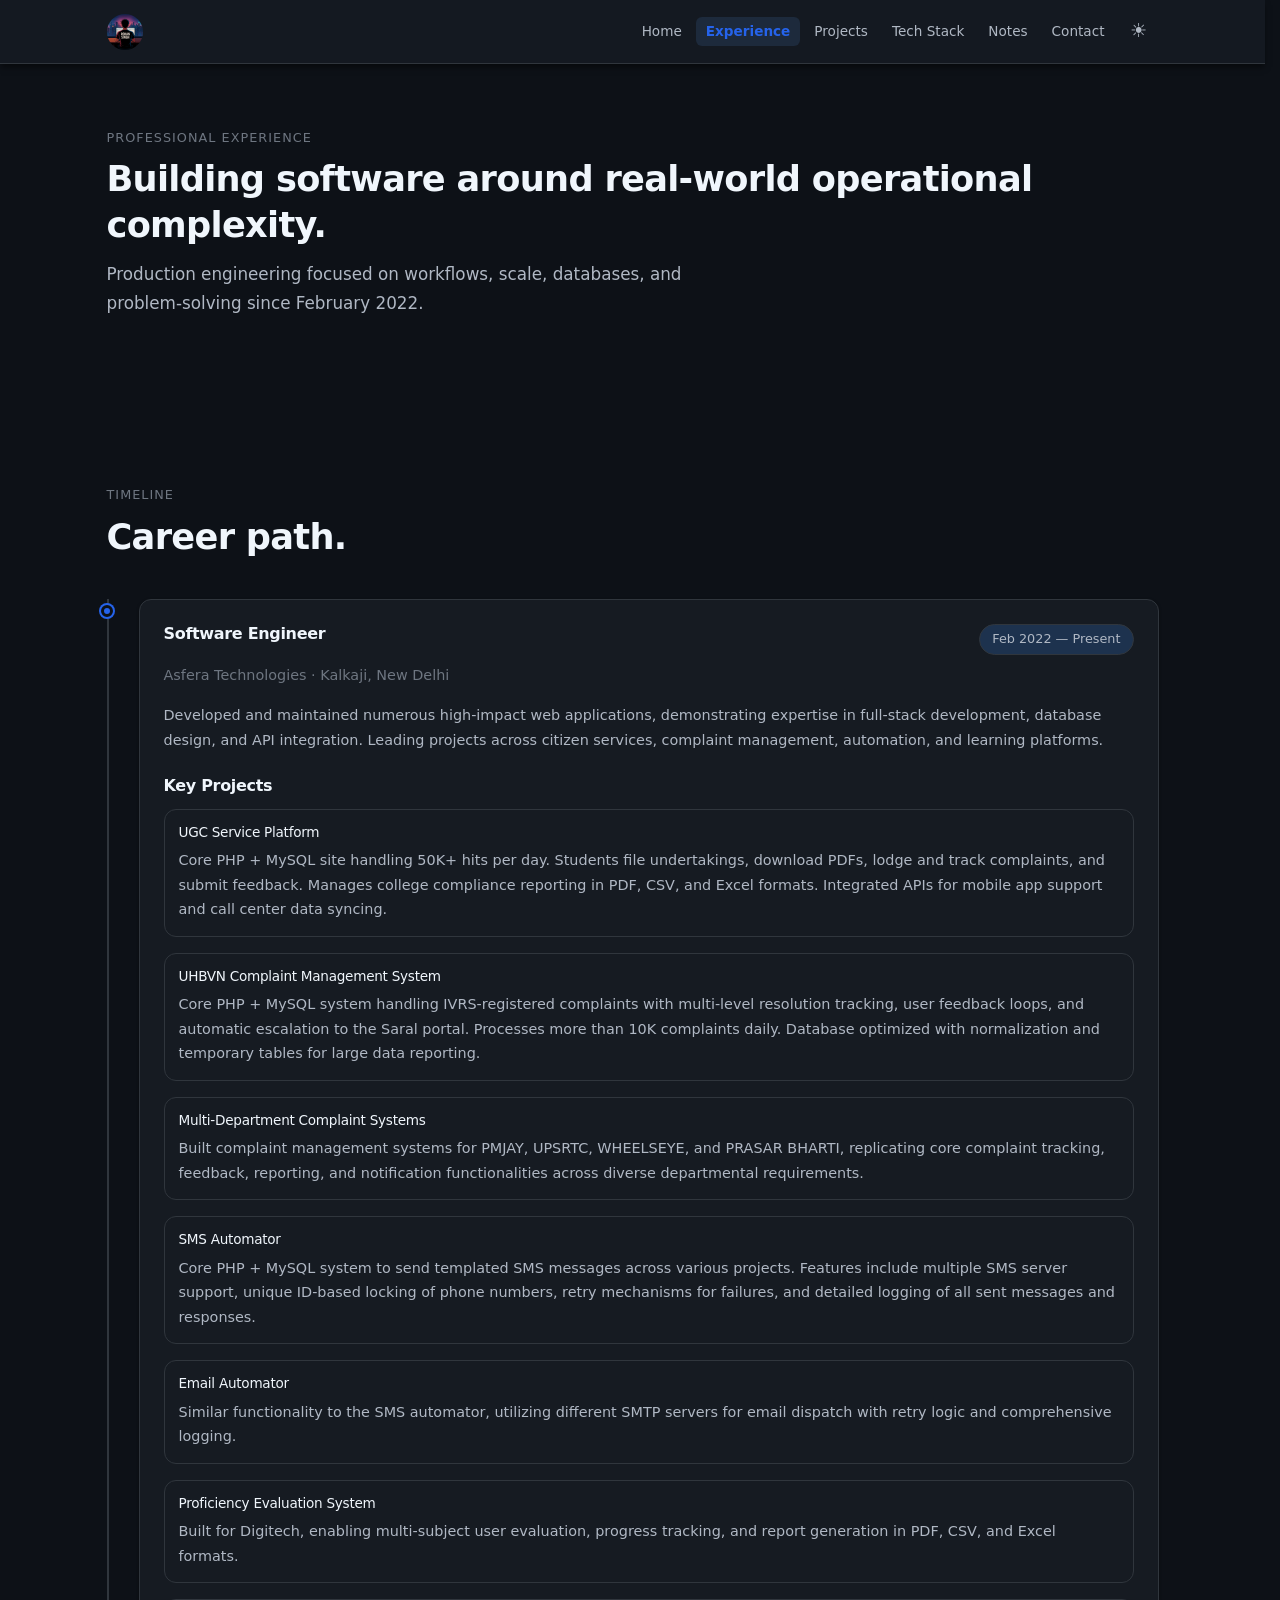
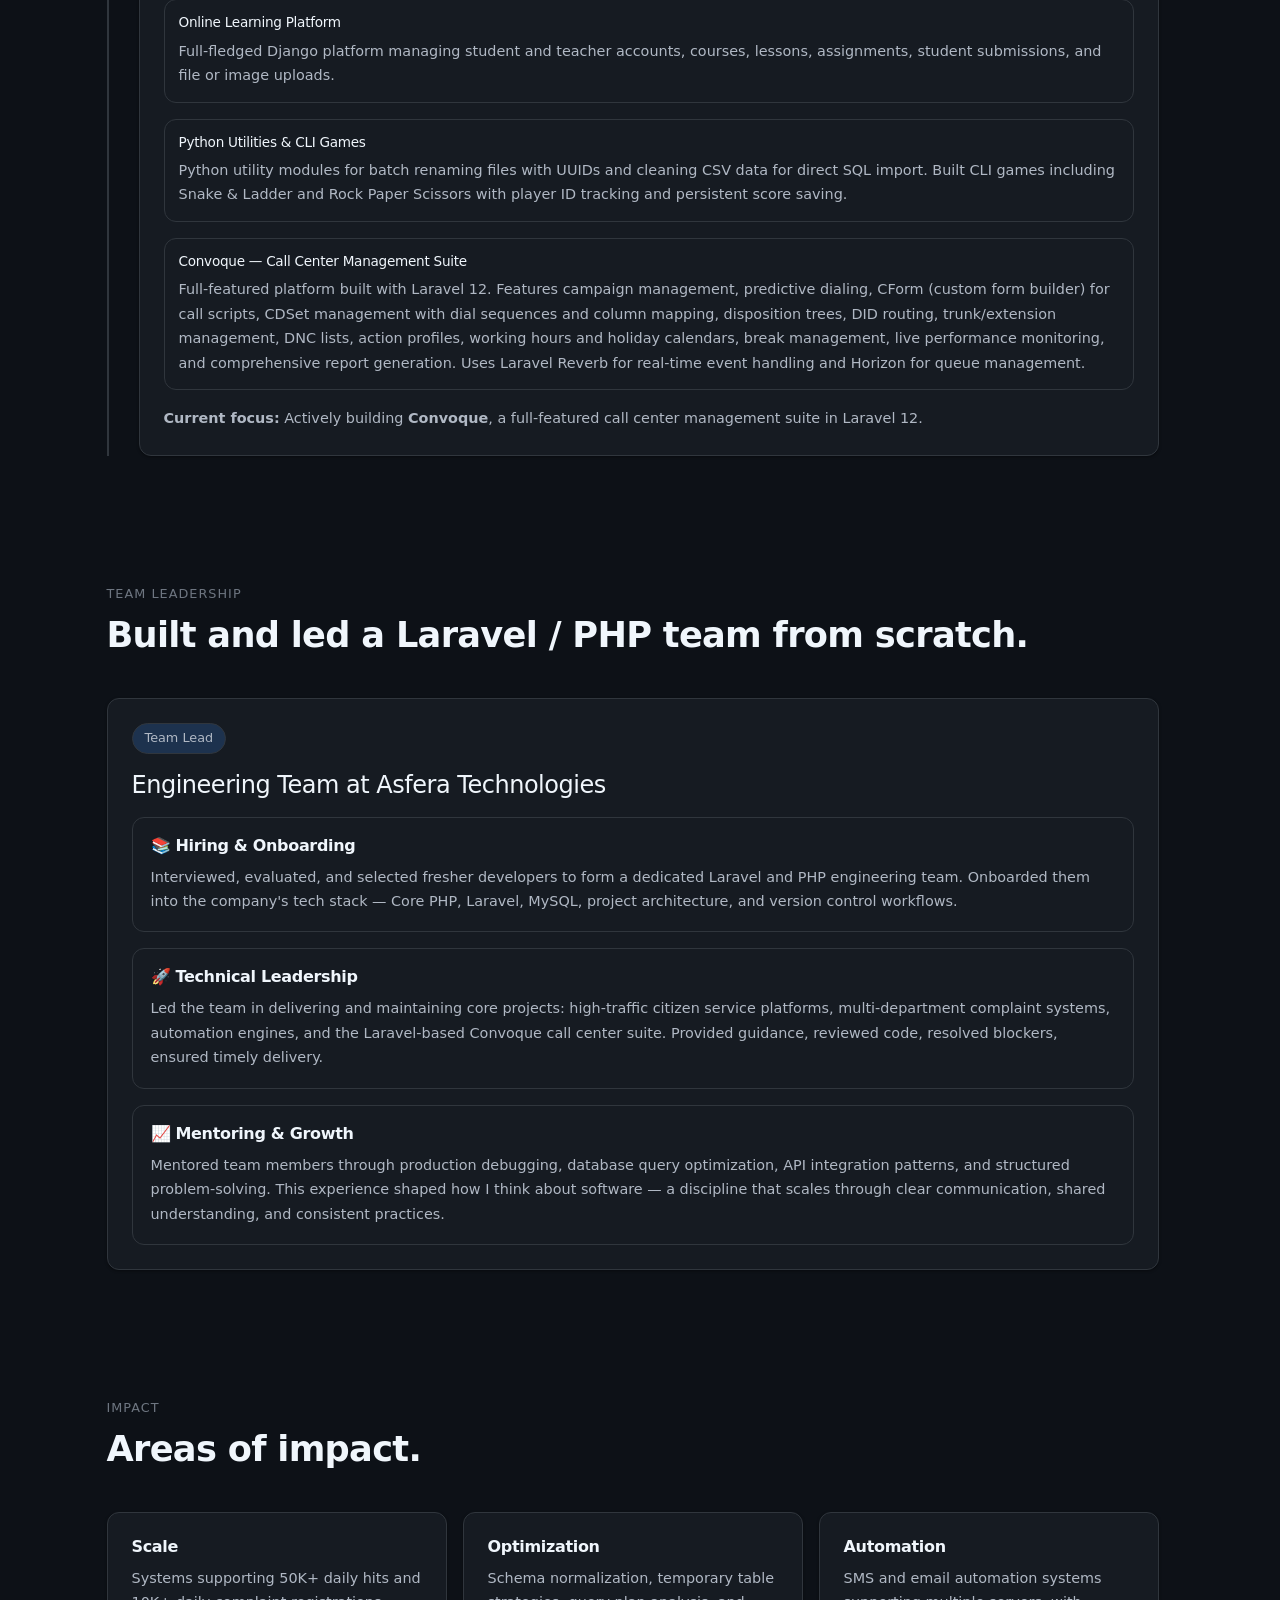
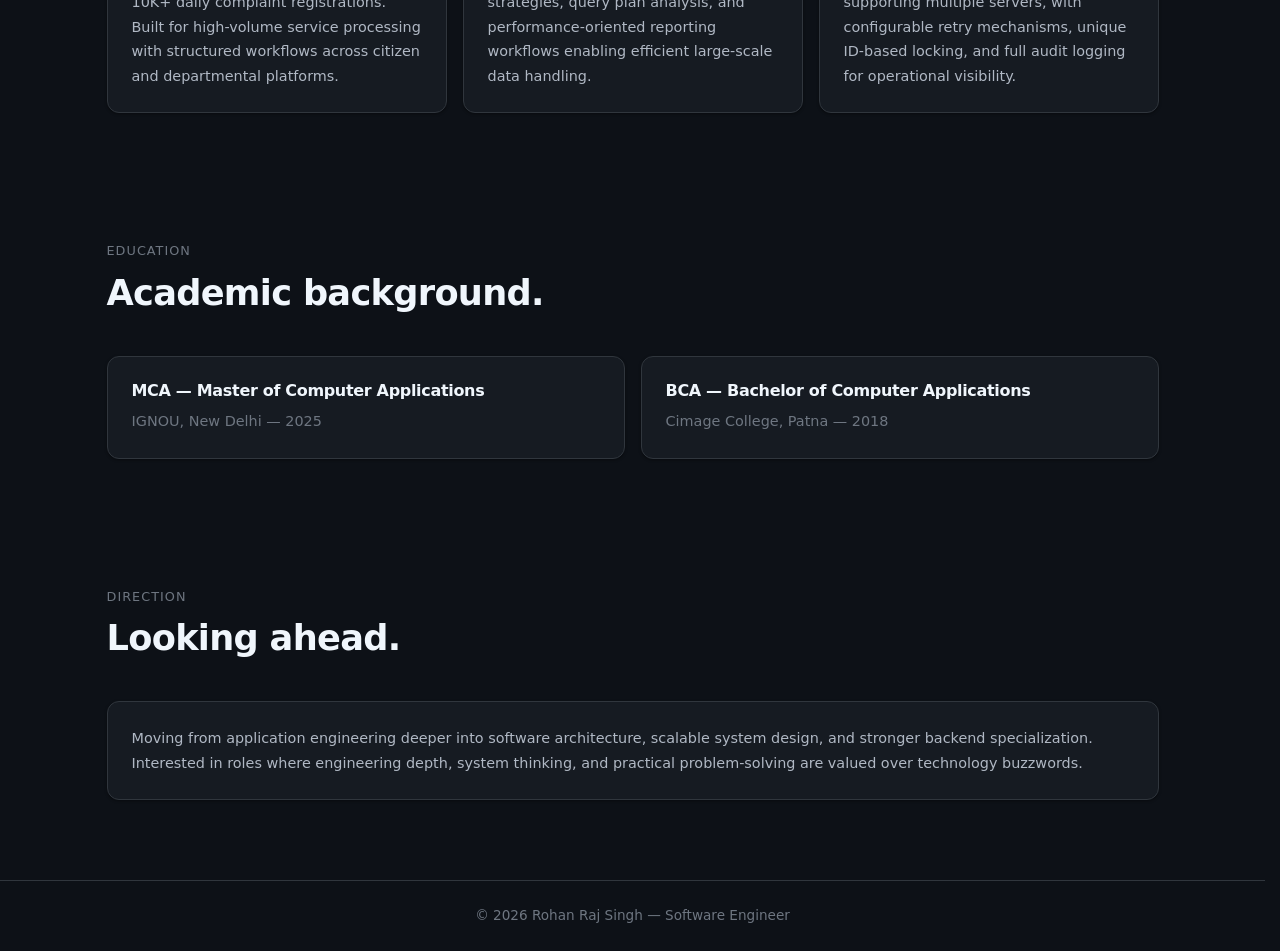
<file: experience.html>
<!DOCTYPE html>
<html lang="en">

  <head>
    <meta charset="UTF-8">
    <meta name="viewport" content="width=device-width, initial-scale=1.0">
    <title>Experience — Rohan Raj Singh</title>
    <meta name="description" content="Professional experience of Rohan Raj Singh — Software Engineer at Asfera Technologies building high-volume citizen service platforms, complaint systems, and automation engines since 2022.">
    <meta name="author" content="Rohan Raj Singh">
    <meta property="og:title" content="Experience — Rohan Raj Singh">
    <meta property="og:description" content="Production engineering experience building workflow systems, automation engines, and data-intensive applications at scale.">
    <meta property="og:url" content="https://rohanrajsingh.com/experience">
    <link rel="canonical" href="https://rohanrajsingh.com/experience">
    <link rel="llms.txt" href="/llms.txt">
    <meta property="og:type" content="website">
    <meta name="twitter:card" content="summary_large_image">
    <link rel="icon" href="assets/favicon.png" type="image/png">
    <link rel="apple-touch-icon" href="assets/favicon.png">
    <link href="assets/bootstrap.css" rel="stylesheet">
    <link href="assets/style.css" rel="stylesheet">
    <script src="assets/dark-mode.js"></script>
    <meta property="og:image" content="https://rohanrajsingh.com/assets/social-preview.png">
    <meta property="og:locale" content="en_IN">
    <meta name="twitter:site" content="@connectrohanraj">
    <meta name="twitter:creator" content="@connectrohanraj">
    <script type="application/ld+json">
  {
    "@context": "https://schema.org",
    "@graph": [
      {
        "@type": "WebSite",
        "@id": "https://rohanrajsingh.com/#website",
        "url": "https://rohanrajsingh.com/",
        "name": "Rohan Raj Singh",
        "description": "Professional experience of Rohan Raj Singh — Software Engineer at Asfera Technologies."
      },
      {
        "@type": "Person",
        "@id": "https://rohanrajsingh.com/#person",
        "name": "Rohan Raj Singh",
        "url": "https://rohanrajsingh.com/",
        "jobTitle": "Software Engineer",
        "description": "Building reliable backend systems, workflow-driven applications, and data-intensive platforms at scale.",
        "sameAs": [
          "https://github.com/connectrohanrajsingh",
          "https://www.linkedin.com/in/connectrohanrajsingh/"
        ]
      }
    ]
  }
  </script>
  </head>

  <body>

    <nav class="navbar navbar-expand-lg sticky-top" aria-label="Main navigation">
      <div class="container">
        <a class="navbar-brand" href="/"><img class="navbar-logo" src="assets/logo.png" alt="Rohan Raj Singh" width="36" height="36"></a>
        <button class="navbar-toggler" type="button" data-bs-toggle="collapse" data-bs-target="#mainNav">
          <span class="navbar-toggler-icon"></span>
        </button>
        <div class="collapse navbar-collapse" id="mainNav">
          <div class="navbar-nav ms-auto align-items-center gap-1">
            <a class="nav-link" href="/">Home</a>
            <a class="nav-link active" href="experience">Experience</a>
            <a class="nav-link" href="projects">Projects</a>
            <a class="nav-link" href="tech-stack">Tech Stack</a>
            <a class="nav-link" href="engineering-notes">Notes</a>
            <a class="nav-link" href="contact">Contact</a>
            <button class="theme-toggle" id="themeToggle">&#127769;</button>
          </div>
        </div>
      </div>
    </nav>

    <main>
      <div class="container">
        <section class="section fade-in">
          <div class="section-header">
            <div class="label">Professional Experience</div>
            <h2>Building software around real-world operational complexity.</h2>
            <p>Production engineering focused on workflows, scale, databases, and problem-solving since February 2022.</p>
          </div>
        </section>

        <section class="section fade-in">
          <div class="section-header">
            <div class="label">Timeline</div>
            <h2>Career path.</h2>
          </div>
          <div class="timeline">
            <div class="timeline-item">
              <div class="card-modern">
                <div class="d-flex justify-content-between flex-wrap align-items-start mb-2">
                  <h5 class="m-0">Software Engineer</h5>
                  <span class="badge-modern badge-primary">Feb 2022 — Present</span>
                </div>
                <p class="fs-small text-muted-custom mb-3">Asfera Technologies &middot; Kalkaji, New Delhi</p>
                <p>Developed and maintained numerous high-impact web applications, demonstrating expertise in full-stack development, database design, and API integration. Leading projects across citizen services, complaint management, automation, and learning platforms.</p>

                <div class="mt-4">
                  <h6 class="subsection-title">Key Projects</h6>
                  <div class="d-flex flex-column gap-3">
                    <div class="card-modern card-sub">
                      <h6 class="fs-small">UGC Service Platform</h6>
                      <p class="fs-xs m-0">Core PHP + MySQL site handling 50K+ hits per day. Students file undertakings, download PDFs, lodge and track complaints, and submit feedback. Manages college compliance reporting in PDF, CSV, and Excel formats. Integrated APIs for mobile app support and call center data syncing.</p>
                    </div>
                    <div class="card-modern card-sub">
                      <h6 class="fs-small">UHBVN Complaint Management System</h6>
                      <p class="fs-xs m-0">Core PHP + MySQL system handling IVRS-registered complaints with multi-level resolution tracking, user feedback loops, and automatic escalation to the Saral portal. Processes more than 10K complaints daily. Database optimized with normalization and temporary tables for large data reporting.</p>
                    </div>
                    <div class="card-modern card-sub">
                      <h6 class="fs-small">Multi-Department Complaint Systems</h6>
                      <p class="fs-xs m-0">Built complaint management systems for PMJAY, UPSRTC, WHEELSEYE, and PRASAR BHARTI, replicating core complaint tracking, feedback, reporting, and notification functionalities across diverse departmental requirements.</p>
                    </div>
                    <div class="card-modern card-sub">
                      <h6 class="fs-small">SMS Automator</h6>
                      <p class="fs-xs m-0">Core PHP + MySQL system to send templated SMS messages across various projects. Features include multiple SMS server support, unique ID-based locking of phone numbers, retry mechanisms for failures, and detailed logging of all sent messages and responses.</p>
                    </div>
                    <div class="card-modern card-sub">
                      <h6 class="fs-small">Email Automator</h6>
                      <p class="fs-xs m-0">Similar functionality to the SMS automator, utilizing different SMTP servers for email dispatch with retry logic and comprehensive logging.</p>
                    </div>
                    <div class="card-modern card-sub">
                      <h6 class="fs-small">Proficiency Evaluation System</h6>
                      <p class="fs-xs m-0">Built for Digitech, enabling multi-subject user evaluation, progress tracking, and report generation in PDF, CSV, and Excel formats.</p>
                    </div>
                    <div class="card-modern card-sub">
                      <h6 class="fs-small">Online Learning Platform</h6>
                      <p class="fs-xs m-0">Full-fledged Django platform managing student and teacher accounts, courses, lessons, assignments, student submissions, and file or image uploads.</p>
                    </div>
                    <div class="card-modern card-sub">
                      <h6 class="fs-small">Python Utilities & CLI Games</h6>
                      <p class="fs-xs m-0">Python utility modules for batch renaming files with UUIDs and cleaning CSV data for direct SQL import. Built CLI games including Snake & Ladder and Rock Paper Scissors with player ID tracking and persistent score saving.</p>
                    </div>
                    <div class="card-modern card-sub">
                      <h6 class="fs-small">Convoque — Call Center Management Suite</h6>
                      <p class="fs-xs m-0">Full-featured platform built with Laravel 12. Features campaign management, predictive dialing, CForm (custom form builder) for call scripts, CDSet management with dial sequences and column mapping, disposition trees, DID routing, trunk/extension management, DNC lists, action profiles, working hours and holiday calendars, break management, live performance monitoring, and comprehensive report generation. Uses Laravel Reverb for real-time event handling and Horizon for queue management.</p>
                    </div>
                  </div>

                  <div class="mt-3">
                    <p class="m-0"><strong>Current focus:</strong> Actively building <strong>Convoque</strong>, a full-featured call center management suite in Laravel 12.</p>
                  </div>
                </div>
              </div>
            </div>
        </section>

        <section class="section fade-in">
          <div class="section-header">
            <div class="label">Team Leadership</div>
            <h2>Built and led a Laravel / PHP team from scratch.</h2>
          </div>
          <div class="card-modern p-4">
            <div class="d-flex justify-content-between flex-wrap align-items-start mb-3">
              <div>
                <span class="badge-modern badge-primary mb-3">Team Lead</span>
                <h4 class="m-0">Engineering Team at Asfera Technologies</h4>
              </div>
            </div>

            <div class="d-flex flex-column gap-3">
              <div class="card-modern card-nested">
                <h6 class="fw-600 mb-2">&#128218; Hiring &amp; Onboarding</h6>
                <p class="m-0">Interviewed, evaluated, and selected fresher developers to form a dedicated Laravel and PHP engineering team. Onboarded them into the company's tech stack — Core PHP, Laravel, MySQL, project architecture, and version control workflows.</p>
              </div>
              <div class="card-modern card-nested">
                <h6 class="fw-600 mb-2">&#128640; Technical Leadership</h6>
                <p class="m-0">Led the team in delivering and maintaining core projects: high-traffic citizen service platforms, multi-department complaint systems, automation engines, and the Laravel-based Convoque call center suite. Provided guidance, reviewed code, resolved blockers, ensured timely delivery.</p>
              </div>
              <div class="card-modern card-nested">
                <h6 class="fw-600 mb-2">&#128200; Mentoring &amp; Growth</h6>
                <p class="m-0">Mentored team members through production debugging, database query optimization, API integration patterns, and structured problem-solving. This experience shaped how I think about software — a discipline that scales through clear communication, shared understanding, and consistent practices.</p>
              </div>
            </div>
          </div>
        </section>

        <section class="section fade-in">
          <div class="section-header">
            <div class="label">Impact</div>
            <h2>Areas of impact.</h2>
          </div>
          <div class="row g-3">
            <div class="col-md-4">
              <div class="card-modern">
                <h5>Scale</h5>
                <p>Systems supporting 50K+ daily hits and 10K+ daily complaint registrations. Built for high-volume service processing with structured workflows across citizen and departmental platforms.</p>
              </div>
            </div>
            <div class="col-md-4">
              <div class="card-modern">
                <h5>Optimization</h5>
                <p>Schema normalization, temporary table strategies, query plan analysis, and performance-oriented reporting workflows enabling efficient large-scale data handling.</p>
              </div>
            </div>
            <div class="col-md-4">
              <div class="card-modern">
                <h5>Automation</h5>
                <p>SMS and email automation systems supporting multiple servers, with configurable retry mechanisms, unique ID-based locking, and full audit logging for operational visibility.</p>
              </div>
            </div>
          </div>
        </section>

        <section class="section fade-in">
          <div class="section-header">
            <div class="label">Education</div>
            <h2>Academic background.</h2>
          </div>
          <div class="row g-3">
            <div class="col-md-6">
              <div class="card-modern">
                <h5>MCA — Master of Computer Applications</h5>
                <p class="text-muted-custom m-0">IGNOU, New Delhi — 2025</p>
              </div>
            </div>
            <div class="col-md-6">
              <div class="card-modern">
                <h5>BCA — Bachelor of Computer Applications</h5>
                <p class="text-muted-custom m-0">Cimage College, Patna — 2018</p>
              </div>
            </div>
          </div>
        </section>

        <section class="section fade-in section-last">
          <div class="section-header">
            <div class="label">Direction</div>
            <h2>Looking ahead.</h2>
          </div>
          <div class="card-modern">
            <p>Moving from application engineering deeper into software architecture, scalable system design, and stronger backend specialization. Interested in roles where engineering depth, system thinking, and practical problem-solving are valued over technology buzzwords.</p>
          </div>
        </section>
      </div>

    </main>

    <div class="footer">
      <div class="container">&copy; 2026 Rohan Raj Singh &mdash; Software Engineer</div>
    </div>

    <script src="assets/bootstrap.js"></script>
    <script src="assets/script.js"></script>
  </body>

</html>
</file>
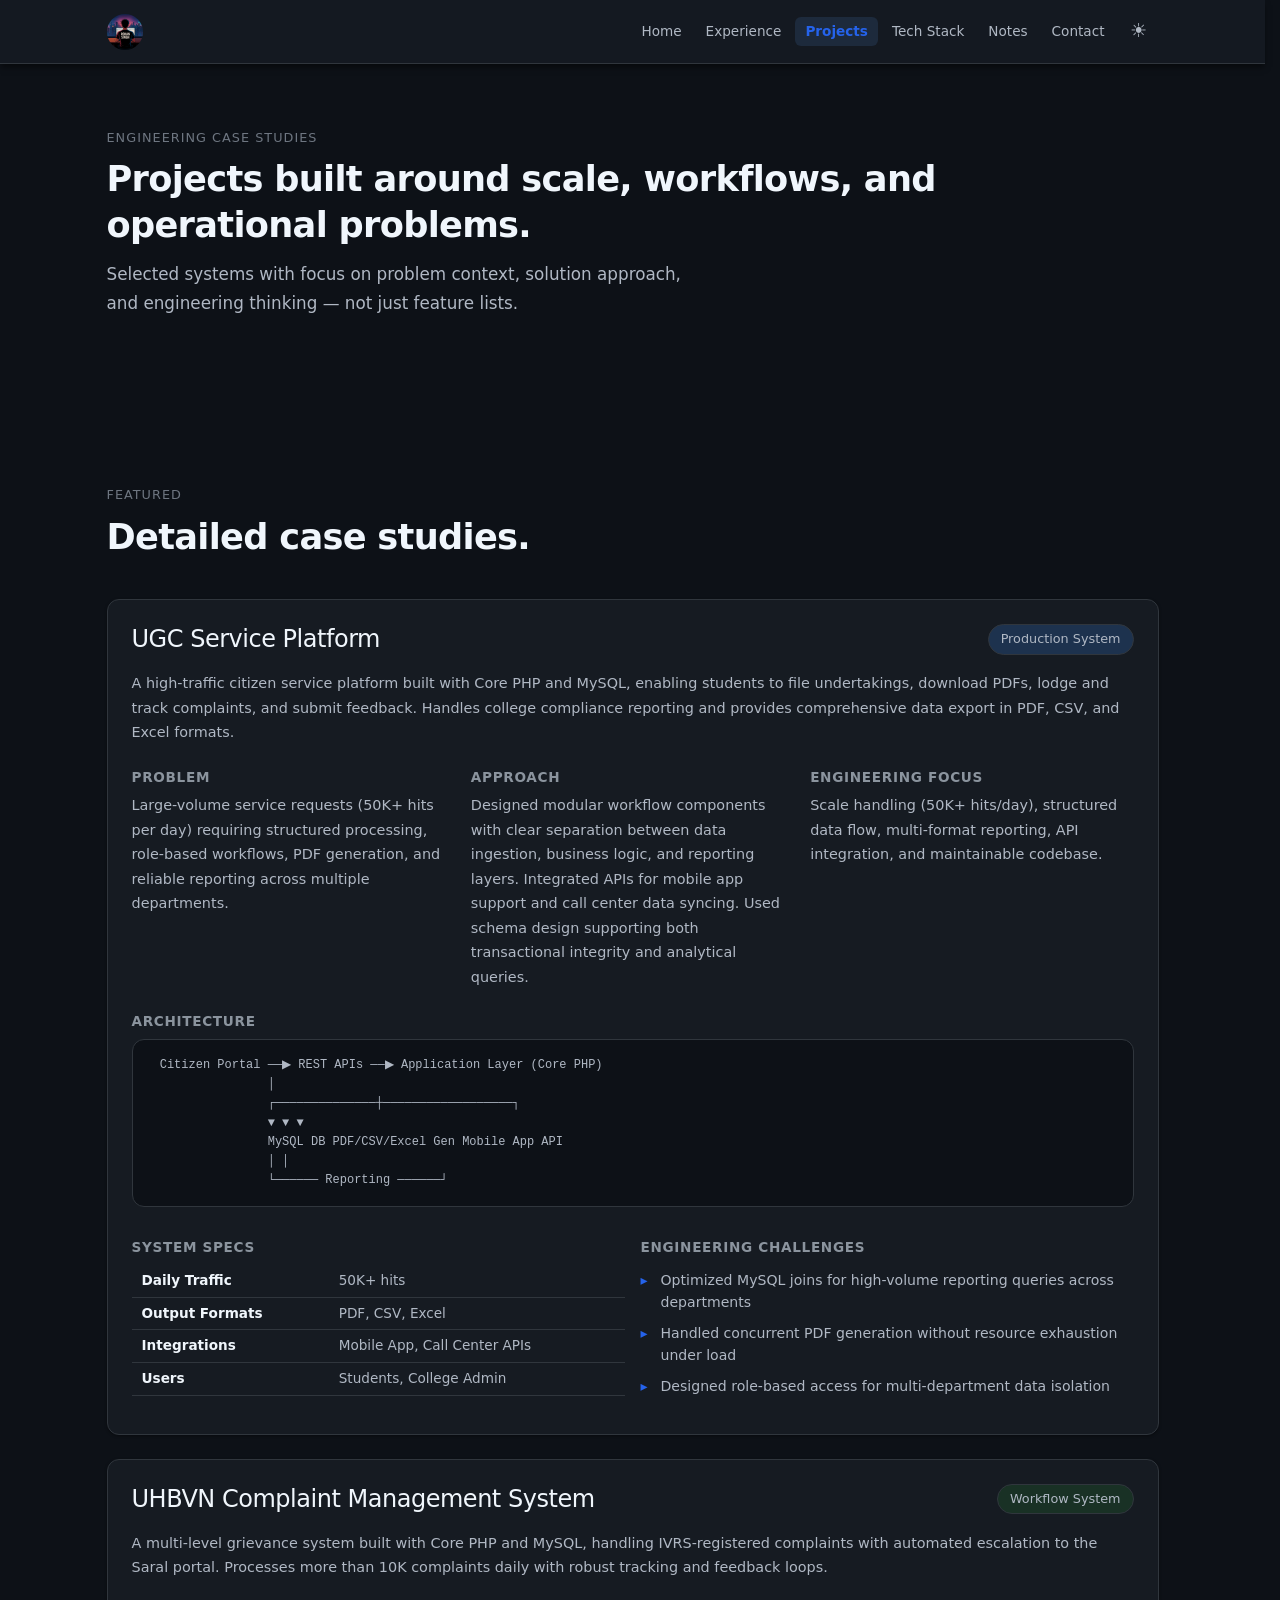
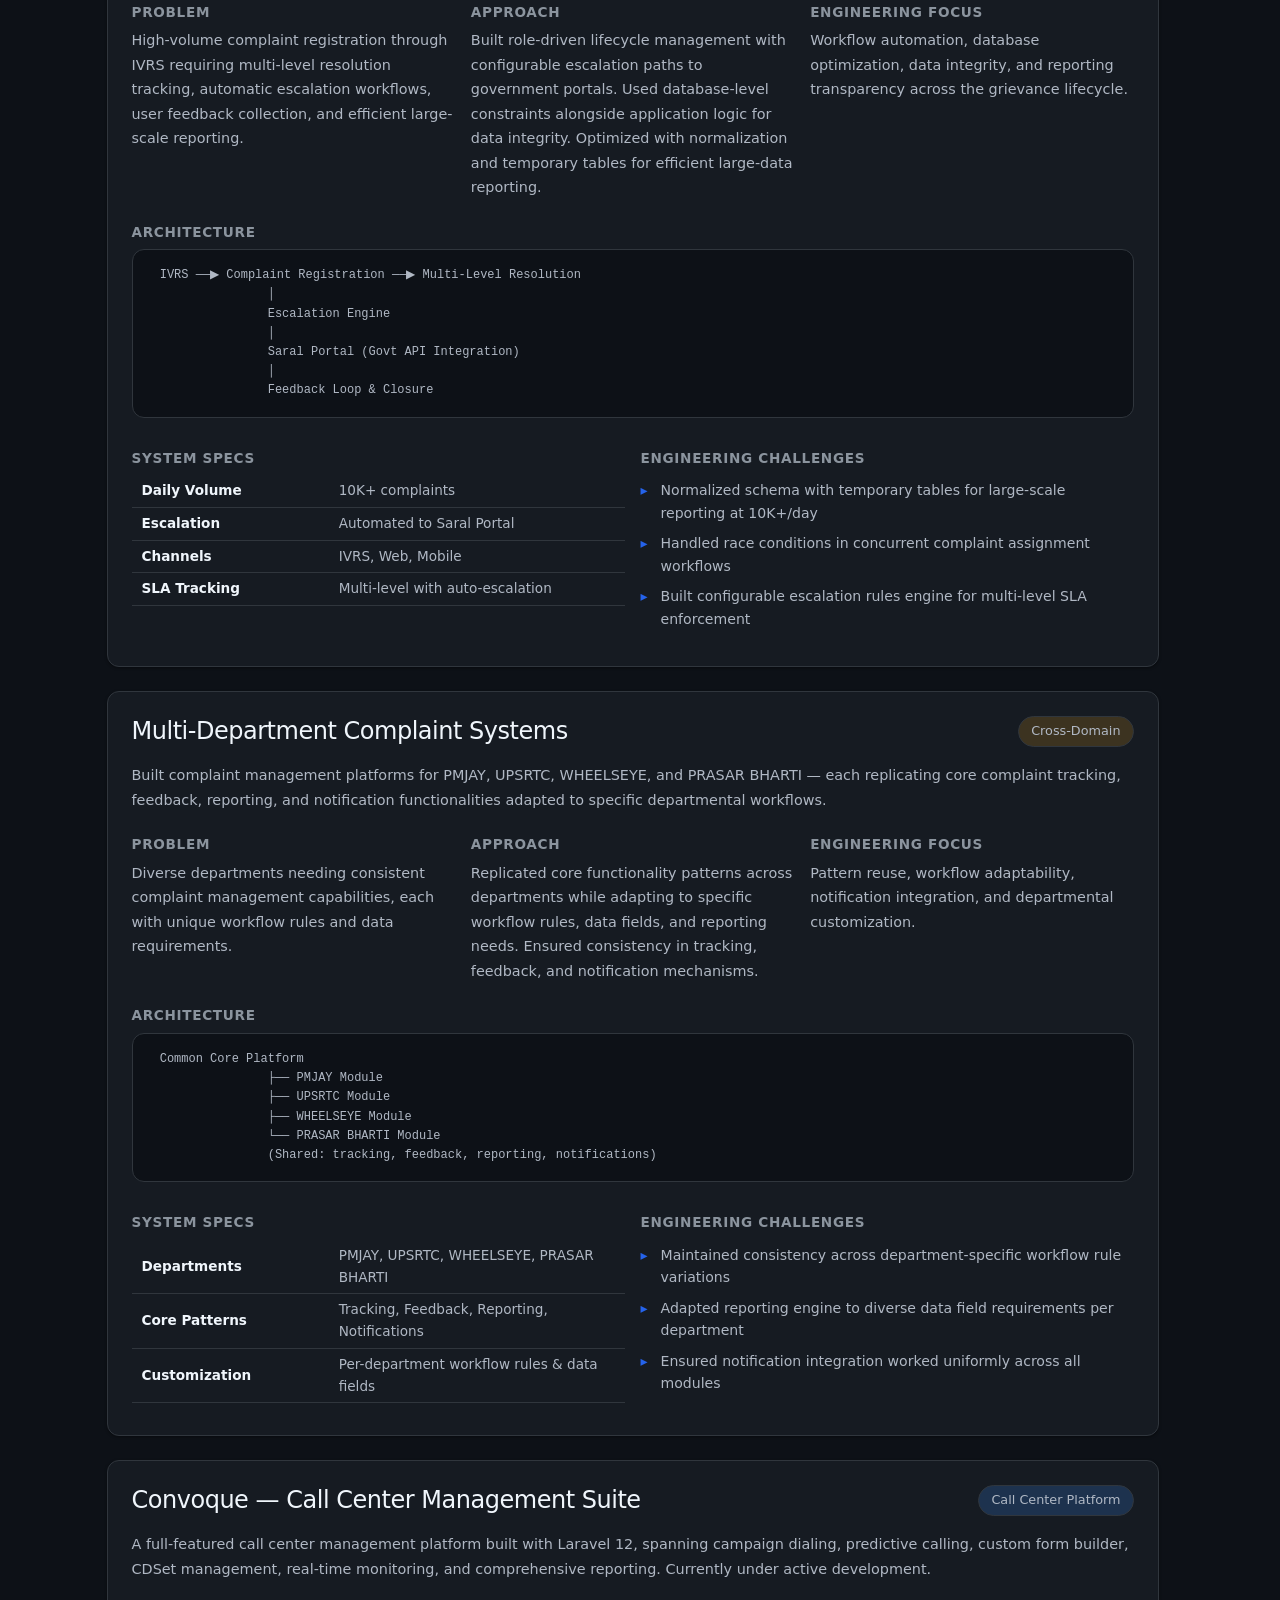
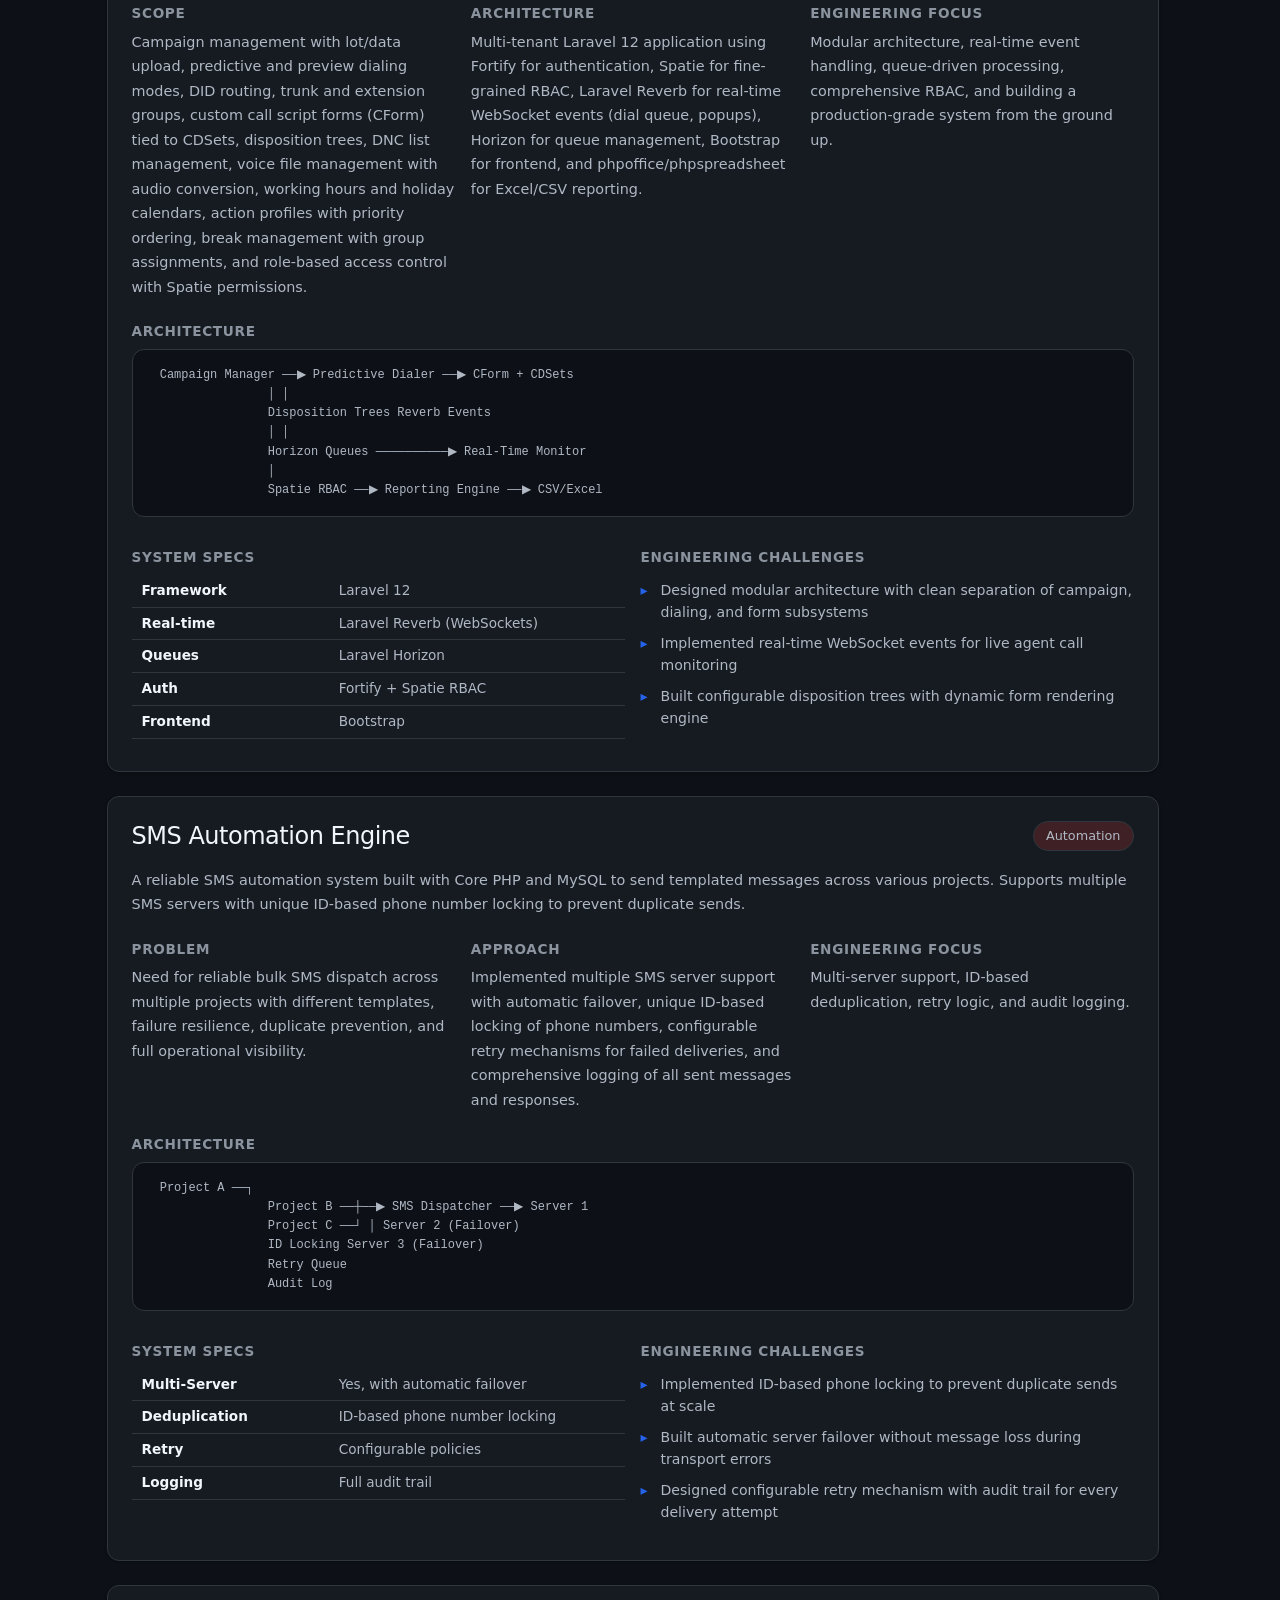
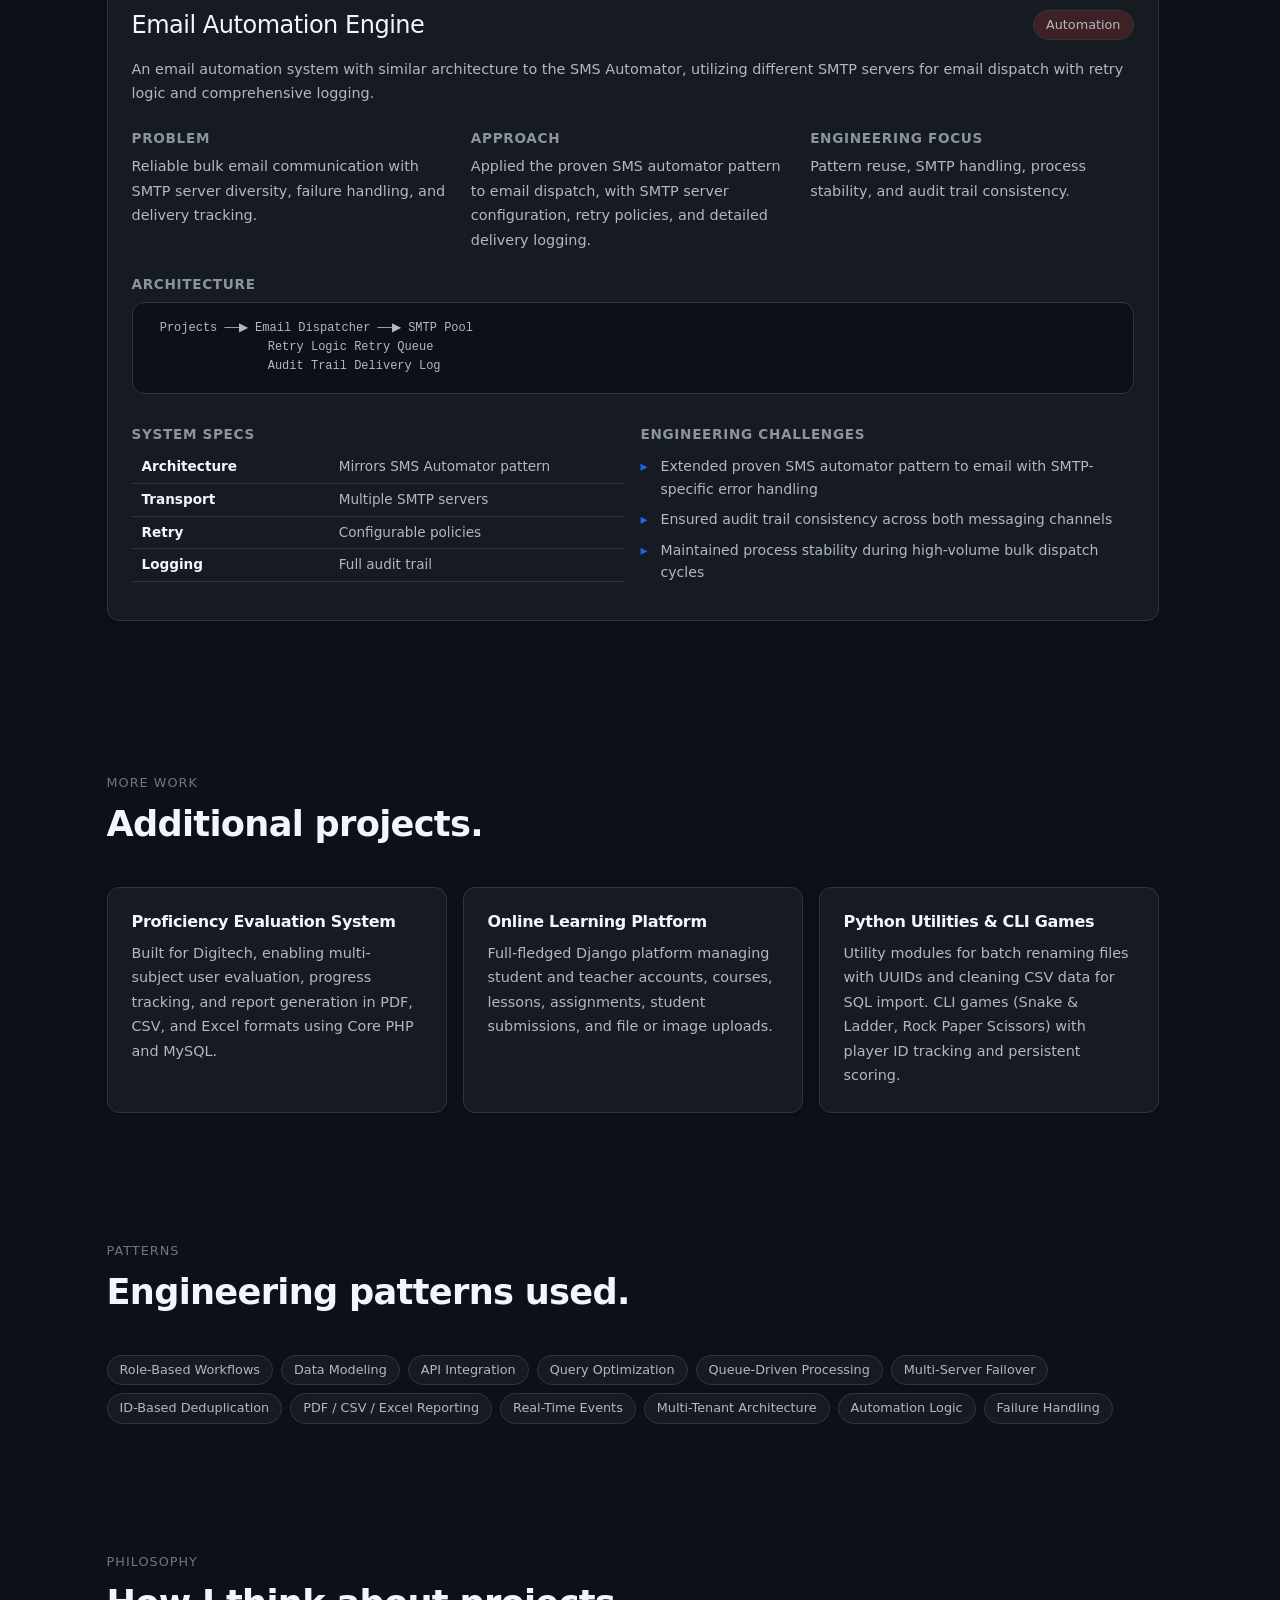
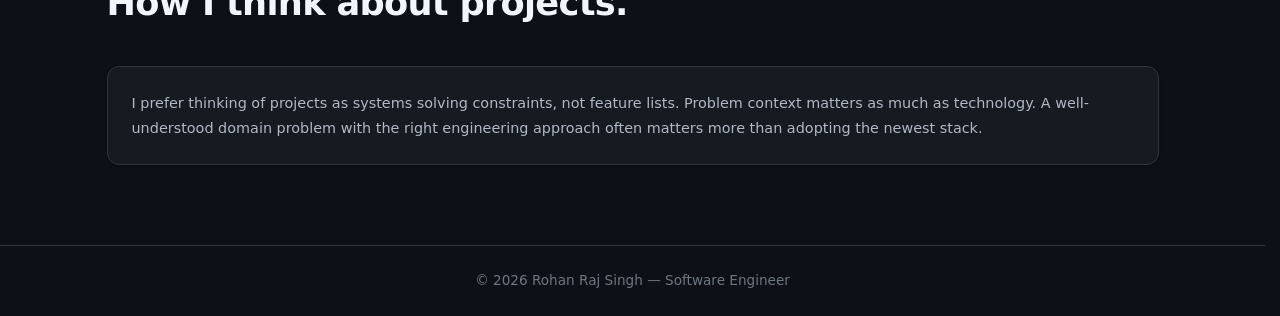
<file: projects.html>
<!DOCTYPE html>
<html lang="en">

  <head>
    <meta charset="UTF-8">
    <meta name="viewport" content="width=device-width, initial-scale=1.0">
    <title>Projects — Rohan Raj Singh</title>
    <meta name="description" content="Engineering projects by Rohan Raj Singh — high-traffic citizen service platforms, complaint management systems, automation engines, and call center suites built with PHP, Laravel, and MySQL.">
    <meta name="author" content="Rohan Raj Singh">
    <meta property="og:title" content="Projects — Rohan Raj Singh">
    <meta property="og:description" content="Case studies of production backend systems — workflow platforms, automation engines, and data-intensive applications built at scale.">
    <meta property="og:url" content="https://rohanrajsingh.com/projects">
    <link rel="canonical" href="https://rohanrajsingh.com/projects">
    <link rel="llms.txt" href="/llms.txt">
    <meta property="og:type" content="website">
    <meta name="twitter:card" content="summary_large_image">
    <link rel="icon" href="assets/favicon.png" type="image/png">
    <link rel="apple-touch-icon" href="assets/favicon.png">
    <link href="assets/bootstrap.css" rel="stylesheet">
    <link href="assets/style.css" rel="stylesheet">
    <script src="assets/dark-mode.js"></script>
    <meta property="og:image" content="https://rohanrajsingh.com/assets/social-preview.png">
    <meta property="og:locale" content="en_IN">
    <meta name="twitter:site" content="@connectrohanraj">
    <meta name="twitter:creator" content="@connectrohanraj">
    <script type="application/ld+json">
  {
    "@context": "https://schema.org",
    "@graph": [
      {
        "@type": "WebSite",
        "@id": "https://rohanrajsingh.com/#website",
        "url": "https://rohanrajsingh.com/",
        "name": "Rohan Raj Singh",
        "description": "Engineering projects by Rohan Raj Singh — high-traffic citizen service platforms, complaint management systems, automation engines, and call center suites."
      },
      {
        "@type": "Person",
        "@id": "https://rohanrajsingh.com/#person",
        "name": "Rohan Raj Singh",
        "url": "https://rohanrajsingh.com/",
        "jobTitle": "Software Engineer",
        "description": "Building reliable backend systems, workflow-driven applications, and data-intensive platforms at scale.",
        "sameAs": [
          "https://github.com/connectrohanrajsingh",
          "https://www.linkedin.com/in/connectrohanrajsingh/"
        ]
      }
    ]
  }
  </script>
  </head>

  <body>

    <nav class="navbar navbar-expand-lg sticky-top" aria-label="Main navigation">
      <div class="container">
        <a class="navbar-brand" href="/"><img class="navbar-logo" src="assets/logo.png" alt="Rohan Raj Singh" width="36" height="36"></a>
        <button class="navbar-toggler" type="button" data-bs-toggle="collapse" data-bs-target="#mainNav">
          <span class="navbar-toggler-icon"></span>
        </button>
        <div class="collapse navbar-collapse" id="mainNav">
          <div class="navbar-nav ms-auto align-items-center gap-1">
            <a class="nav-link" href="/">Home</a>
            <a class="nav-link" href="experience">Experience</a>
            <a class="nav-link active" href="projects">Projects</a>
            <a class="nav-link" href="tech-stack">Tech Stack</a>
            <a class="nav-link" href="engineering-notes">Notes</a>
            <a class="nav-link" href="contact">Contact</a>
            <button class="theme-toggle" id="themeToggle">&#127769;</button>
          </div>
        </div>
      </div>
    </nav>

    <main>
      <div class="container">
        <section class="section fade-in">
          <div class="section-header">
            <div class="label">Engineering Case Studies</div>
            <h2>Projects built around scale, workflows, and operational problems.</h2>
            <p>Selected systems with focus on problem context, solution approach, and engineering thinking — not just feature lists.</p>
          </div>
        </section>

        <section class="section fade-in">
          <div class="section-header">
            <div class="label">Featured</div>
            <h2>Detailed case studies.</h2>
          </div>

          <article class="card-modern mb-4">
            <div class="d-flex justify-content-between flex-wrap align-items-start mb-3">
              <h4 class="m-0">UGC Service Platform</h4>
              <span class="badge-modern badge-primary">Production System</span>
            </div>
            <p>A high-traffic citizen service platform built with Core PHP and MySQL, enabling students to file undertakings, download PDFs, lodge and track complaints, and submit feedback. Handles college compliance reporting and provides comprehensive data export in PDF, CSV, and Excel formats.</p>
            <div class="row g-3 mt-2">
              <div class="col-md-4">
                <h6 class="project-label">Problem</h6>
                <p>Large-volume service requests (50K+ hits per day) requiring structured processing, role-based workflows, PDF generation, and reliable reporting across multiple departments.</p>
              </div>
              <div class="col-md-4">
                <h6 class="project-label">Approach</h6>
                <p>Designed modular workflow components with clear separation between data ingestion, business logic, and reporting layers. Integrated APIs for mobile app support and call center data syncing. Used schema design supporting both transactional integrity and analytical queries.</p>
              </div>
              <div class="col-md-4">
                <h6 class="project-label">Engineering Focus</h6>
                <p>Scale handling (50K+ hits/day), structured data flow, multi-format reporting, API integration, and maintainable codebase.</p>
              </div>
            </div>

            <div class="mt-4">
              <h6 class="project-label mb-2">Architecture</h6>
              <div class="arch-diagram"> Citizen Portal ──▶ REST APIs ──▶ Application Layer (Core PHP)
                │
                ┌──────────────┼──────────────────┐
                ▼ ▼ ▼
                MySQL DB PDF/CSV/Excel Gen Mobile App API
                │ │
                └────── Reporting ──────┘</div>
            </div>

            <div class="row g-3 mt-3">
              <div class="col-md-6">
                <h6 class="project-label">System Specs</h6>
                <table class="sys-specs">
                  <tr>
                    <td>Daily Traffic</td>
                    <td>50K+ hits</td>
                  </tr>
                  <tr>
                    <td>Output Formats</td>
                    <td>PDF, CSV, Excel</td>
                  </tr>
                  <tr>
                    <td>Integrations</td>
                    <td>Mobile App, Call Center APIs</td>
                  </tr>
                  <tr>
                    <td>Users</td>
                    <td>Students, College Admin</td>
                  </tr>
                </table>
              </div>
              <div class="col-md-6">
                <h6 class="project-label">Engineering Challenges</h6>
                <ul class="challenge-list">
                  <li>Optimized MySQL joins for high-volume reporting queries across departments</li>
                  <li>Handled concurrent PDF generation without resource exhaustion under load</li>
                  <li>Designed role-based access for multi-department data isolation</li>
                </ul>
              </div>
            </div>
          </article>

          <article class="card-modern mb-4">
            <div class="d-flex justify-content-between flex-wrap align-items-start mb-3">
              <h4 class="m-0">UHBVN Complaint Management System</h4>
              <span class="badge-modern badge-success">Workflow System</span>
            </div>
            <p>A multi-level grievance system built with Core PHP and MySQL, handling IVRS-registered complaints with automated escalation to the Saral portal. Processes more than 10K complaints daily with robust tracking and feedback loops.</p>
            <div class="row g-3 mt-2">
              <div class="col-md-4">
                <h6 class="project-label">Problem</h6>
                <p>High-volume complaint registration through IVRS requiring multi-level resolution tracking, automatic escalation workflows, user feedback collection, and efficient large-scale reporting.</p>
              </div>
              <div class="col-md-4">
                <h6 class="project-label">Approach</h6>
                <p>Built role-driven lifecycle management with configurable escalation paths to government portals. Used database-level constraints alongside application logic for data integrity. Optimized with normalization and temporary tables for efficient large-data reporting.</p>
              </div>
              <div class="col-md-4">
                <h6 class="project-label">Engineering Focus</h6>
                <p>Workflow automation, database optimization, data integrity, and reporting transparency across the grievance lifecycle.</p>
              </div>
            </div>

            <div class="mt-4">
              <h6 class="project-label mb-2">Architecture</h6>
              <div class="arch-diagram"> IVRS ──▶ Complaint Registration ──▶ Multi-Level Resolution
                │
                Escalation Engine
                │
                Saral Portal (Govt API Integration)
                │
                Feedback Loop & Closure</div>
            </div>

            <div class="row g-3 mt-3">
              <div class="col-md-6">
                <h6 class="project-label">System Specs</h6>
                <table class="sys-specs">
                  <tr>
                    <td>Daily Volume</td>
                    <td>10K+ complaints</td>
                  </tr>
                  <tr>
                    <td>Escalation</td>
                    <td>Automated to Saral Portal</td>
                  </tr>
                  <tr>
                    <td>Channels</td>
                    <td>IVRS, Web, Mobile</td>
                  </tr>
                  <tr>
                    <td>SLA Tracking</td>
                    <td>Multi-level with auto-escalation</td>
                  </tr>
                </table>
              </div>
              <div class="col-md-6">
                <h6 class="project-label">Engineering Challenges</h6>
                <ul class="challenge-list">
                  <li>Normalized schema with temporary tables for large-scale reporting at 10K+/day</li>
                  <li>Handled race conditions in concurrent complaint assignment workflows</li>
                  <li>Built configurable escalation rules engine for multi-level SLA enforcement</li>
                </ul>
              </div>
            </div>
          </article>

          <article class="card-modern mb-4">
            <div class="d-flex justify-content-between flex-wrap align-items-start mb-3">
              <h4 class="m-0">Multi-Department Complaint Systems</h4>
              <span class="badge-modern badge-warning">Cross-Domain</span>
            </div>
            <p>Built complaint management platforms for PMJAY, UPSRTC, WHEELSEYE, and PRASAR BHARTI — each replicating core complaint tracking, feedback, reporting, and notification functionalities adapted to specific departmental workflows.</p>
            <div class="row g-3 mt-2">
              <div class="col-md-4">
                <h6 class="project-label">Problem</h6>
                <p>Diverse departments needing consistent complaint management capabilities, each with unique workflow rules and data requirements.</p>
              </div>
              <div class="col-md-4">
                <h6 class="project-label">Approach</h6>
                <p>Replicated core functionality patterns across departments while adapting to specific workflow rules, data fields, and reporting needs. Ensured consistency in tracking, feedback, and notification mechanisms.</p>
              </div>
              <div class="col-md-4">
                <h6 class="project-label">Engineering Focus</h6>
                <p>Pattern reuse, workflow adaptability, notification integration, and departmental customization.</p>
              </div>
            </div>

            <div class="mt-4">
              <h6 class="project-label mb-2">Architecture</h6>
              <div class="arch-diagram"> Common Core Platform
                ├── PMJAY Module
                ├── UPSRTC Module
                ├── WHEELSEYE Module
                └── PRASAR BHARTI Module
                (Shared: tracking, feedback, reporting, notifications)</div>
            </div>

            <div class="row g-3 mt-3">
              <div class="col-md-6">
                <h6 class="project-label">System Specs</h6>
                <table class="sys-specs">
                  <tr>
                    <td>Departments</td>
                    <td>PMJAY, UPSRTC, WHEELSEYE, PRASAR BHARTI</td>
                  </tr>
                  <tr>
                    <td>Core Patterns</td>
                    <td>Tracking, Feedback, Reporting, Notifications</td>
                  </tr>
                  <tr>
                    <td>Customization</td>
                    <td>Per-department workflow rules & data fields</td>
                  </tr>
                </table>
              </div>
              <div class="col-md-6">
                <h6 class="project-label">Engineering Challenges</h6>
                <ul class="challenge-list">
                  <li>Maintained consistency across department-specific workflow rule variations</li>
                  <li>Adapted reporting engine to diverse data field requirements per department</li>
                  <li>Ensured notification integration worked uniformly across all modules</li>
                </ul>
              </div>
            </div>
          </article>

          <article class="card-modern mb-4">
            <div class="d-flex justify-content-between flex-wrap align-items-start mb-3">
              <h4 class="m-0">Convoque — Call Center Management Suite</h4>
              <span class="badge-modern badge-primary">Call Center Platform</span>
            </div>
            <p>A full-featured call center management platform built with Laravel 12, spanning campaign dialing, predictive calling, custom form builder, CDSet management, real-time monitoring, and comprehensive reporting. Currently under active development.</p>
            <div class="row g-3 mt-2">
              <div class="col-md-4">
                <h6 class="project-label">Scope</h6>
                <p>Campaign management with lot/data upload, predictive and preview dialing modes, DID routing, trunk and extension groups, custom call script forms (CForm) tied to CDSets, disposition trees, DNC list management, voice file management with audio conversion, working hours and holiday calendars, action profiles with priority ordering, break management with group assignments, and role-based access control with Spatie permissions.</p>
              </div>
              <div class="col-md-4">
                <h6 class="project-label">Architecture</h6>
                <p>Multi-tenant Laravel 12 application using Fortify for authentication, Spatie for fine-grained RBAC, Laravel Reverb for real-time WebSocket events (dial queue, popups), Horizon for queue management, Bootstrap for frontend, and phpoffice/phpspreadsheet for Excel/CSV reporting.</p>
              </div>
              <div class="col-md-4">
                <h6 class="project-label">Engineering Focus</h6>
                <p>Modular architecture, real-time event handling, queue-driven processing, comprehensive RBAC, and building a production-grade system from the ground up.</p>
              </div>
            </div>

            <div class="mt-4">
              <h6 class="project-label mb-2">Architecture</h6>
              <div class="arch-diagram"> Campaign Manager ──▶ Predictive Dialer ──▶ CForm + CDSets
                │ │
                Disposition Trees Reverb Events
                │ │
                Horizon Queues ──────────▶ Real-Time Monitor
                │
                Spatie RBAC ──▶ Reporting Engine ──▶ CSV/Excel</div>
            </div>

            <div class="row g-3 mt-3">
              <div class="col-md-6">
                <h6 class="project-label">System Specs</h6>
                <table class="sys-specs">
                  <tr>
                    <td>Framework</td>
                    <td>Laravel 12</td>
                  </tr>
                  <tr>
                    <td>Real-time</td>
                    <td>Laravel Reverb (WebSockets)</td>
                  </tr>
                  <tr>
                    <td>Queues</td>
                    <td>Laravel Horizon</td>
                  </tr>
                  <tr>
                    <td>Auth</td>
                    <td>Fortify + Spatie RBAC</td>
                  </tr>
                  <tr>
                    <td>Frontend</td>
                    <td>Bootstrap</td>
                  </tr>
                </table>
              </div>
              <div class="col-md-6">
                <h6 class="project-label">Engineering Challenges</h6>
                <ul class="challenge-list">
                  <li>Designed modular architecture with clean separation of campaign, dialing, and form subsystems</li>
                  <li>Implemented real-time WebSocket events for live agent call monitoring</li>
                  <li>Built configurable disposition trees with dynamic form rendering engine</li>
                </ul>
              </div>
            </div>
          </article>

          <article class="card-modern mb-4">
            <div class="d-flex justify-content-between flex-wrap align-items-start mb-3">
              <h4 class="m-0">SMS Automation Engine</h4>
              <span class="badge-modern badge-danger">Automation</span>
            </div>
            <p>A reliable SMS automation system built with Core PHP and MySQL to send templated messages across various projects. Supports multiple SMS servers with unique ID-based phone number locking to prevent duplicate sends.</p>
            <div class="row g-3 mt-2">
              <div class="col-md-4">
                <h6 class="project-label">Problem</h6>
                <p>Need for reliable bulk SMS dispatch across multiple projects with different templates, failure resilience, duplicate prevention, and full operational visibility.</p>
              </div>
              <div class="col-md-4">
                <h6 class="project-label">Approach</h6>
                <p>Implemented multiple SMS server support with automatic failover, unique ID-based locking of phone numbers, configurable retry mechanisms for failed deliveries, and comprehensive logging of all sent messages and responses.</p>
              </div>
              <div class="col-md-4">
                <h6 class="project-label">Engineering Focus</h6>
                <p>Multi-server support, ID-based deduplication, retry logic, and audit logging.</p>
              </div>
            </div>

            <div class="mt-4">
              <h6 class="project-label mb-2">Architecture</h6>
              <div class="arch-diagram"> Project A ──┐
                Project B ──┼──▶ SMS Dispatcher ──▶ Server 1
                Project C ──┘ │ Server 2 (Failover)
                ID Locking Server 3 (Failover)
                Retry Queue
                Audit Log</div>
            </div>

            <div class="row g-3 mt-3">
              <div class="col-md-6">
                <h6 class="project-label">System Specs</h6>
                <table class="sys-specs">
                  <tr>
                    <td>Multi-Server</td>
                    <td>Yes, with automatic failover</td>
                  </tr>
                  <tr>
                    <td>Deduplication</td>
                    <td>ID-based phone number locking</td>
                  </tr>
                  <tr>
                    <td>Retry</td>
                    <td>Configurable policies</td>
                  </tr>
                  <tr>
                    <td>Logging</td>
                    <td>Full audit trail</td>
                  </tr>
                </table>
              </div>
              <div class="col-md-6">
                <h6 class="project-label">Engineering Challenges</h6>
                <ul class="challenge-list">
                  <li>Implemented ID-based phone locking to prevent duplicate sends at scale</li>
                  <li>Built automatic server failover without message loss during transport errors</li>
                  <li>Designed configurable retry mechanism with audit trail for every delivery attempt</li>
                </ul>
              </div>
            </div>
          </article>

          <article class="card-modern mb-4">
            <div class="d-flex justify-content-between flex-wrap align-items-start mb-3">
              <h4 class="m-0">Email Automation Engine</h4>
              <span class="badge-modern badge-danger">Automation</span>
            </div>
            <p>An email automation system with similar architecture to the SMS Automator, utilizing different SMTP servers for email dispatch with retry logic and comprehensive logging.</p>
            <div class="row g-3 mt-2">
              <div class="col-md-4">
                <h6 class="project-label">Problem</h6>
                <p>Reliable bulk email communication with SMTP server diversity, failure handling, and delivery tracking.</p>
              </div>
              <div class="col-md-4">
                <h6 class="project-label">Approach</h6>
                <p>Applied the proven SMS automator pattern to email dispatch, with SMTP server configuration, retry policies, and detailed delivery logging.</p>
              </div>
              <div class="col-md-4">
                <h6 class="project-label">Engineering Focus</h6>
                <p>Pattern reuse, SMTP handling, process stability, and audit trail consistency.</p>
              </div>
            </div>

            <div class="mt-4">
              <h6 class="project-label mb-2">Architecture</h6>
              <div class="arch-diagram"> Projects ──▶ Email Dispatcher ──▶ SMTP Pool
                Retry Logic Retry Queue
                Audit Trail Delivery Log</div>
            </div>

            <div class="row g-3 mt-3">
              <div class="col-md-6">
                <h6 class="project-label">System Specs</h6>
                <table class="sys-specs">
                  <tr>
                    <td>Architecture</td>
                    <td>Mirrors SMS Automator pattern</td>
                  </tr>
                  <tr>
                    <td>Transport</td>
                    <td>Multiple SMTP servers</td>
                  </tr>
                  <tr>
                    <td>Retry</td>
                    <td>Configurable policies</td>
                  </tr>
                  <tr>
                    <td>Logging</td>
                    <td>Full audit trail</td>
                  </tr>
                </table>
              </div>
              <div class="col-md-6">
                <h6 class="project-label">Engineering Challenges</h6>
                <ul class="challenge-list">
                  <li>Extended proven SMS automator pattern to email with SMTP-specific error handling</li>
                  <li>Ensured audit trail consistency across both messaging channels</li>
                  <li>Maintained process stability during high-volume bulk dispatch cycles</li>
                </ul>
              </div>
            </div>
          </article>
        </section>

        <section class="section fade-in">
          <div class="section-header">
            <div class="label">More Work</div>
            <h2>Additional projects.</h2>
          </div>
          <div class="row g-3">
            <div class="col-md-4">
              <div class="card-modern">
                <h5>Proficiency Evaluation System</h5>
                <p>Built for Digitech, enabling multi-subject user evaluation, progress tracking, and report generation in PDF, CSV, and Excel formats using Core PHP and MySQL.</p>
              </div>
            </div>
            <div class="col-md-4">
              <div class="card-modern">
                <h5>Online Learning Platform</h5>
                <p>Full-fledged Django platform managing student and teacher accounts, courses, lessons, assignments, student submissions, and file or image uploads.</p>
              </div>
            </div>
            <div class="col-md-4">
              <div class="card-modern">
                <h5>Python Utilities & CLI Games</h5>
                <p>Utility modules for batch renaming files with UUIDs and cleaning CSV data for SQL import. CLI games (Snake & Ladder, Rock Paper Scissors) with player ID tracking and persistent scoring.</p>
              </div>
            </div>
          </div>
        </section>

        <section class="section fade-in">
          <div class="section-header">
            <div class="label">Patterns</div>
            <h2>Engineering patterns used.</h2>
          </div>
          <div class="d-flex flex-wrap gap-2">
            <span class="badge-modern">Role-Based Workflows</span>
            <span class="badge-modern">Data Modeling</span>
            <span class="badge-modern">API Integration</span>
            <span class="badge-modern">Query Optimization</span>
            <span class="badge-modern">Queue-Driven Processing</span>
            <span class="badge-modern">Multi-Server Failover</span>
            <span class="badge-modern">ID-Based Deduplication</span>
            <span class="badge-modern">PDF / CSV / Excel Reporting</span>
            <span class="badge-modern">Real-Time Events</span>
            <span class="badge-modern">Multi-Tenant Architecture</span>
            <span class="badge-modern">Automation Logic</span>
            <span class="badge-modern">Failure Handling</span>
          </div>
        </section>

        <section class="section fade-in section-last">
          <div class="section-header">
            <div class="label">Philosophy</div>
            <h2>How I think about projects.</h2>
          </div>
          <div class="card-modern">
            <p>I prefer thinking of projects as systems solving constraints, not feature lists. Problem context matters as much as technology. A well-understood domain problem with the right engineering approach often matters more than adopting the newest stack.</p>
          </div>
        </section>
      </div>

    </main>

    <div class="footer">
      <div class="container">&copy; 2026 Rohan Raj Singh &mdash; Software Engineer</div>
    </div>

    <script src="assets/bootstrap.js"></script>
    <script src="assets/script.js"></script>
  </body>

</html>
</file>
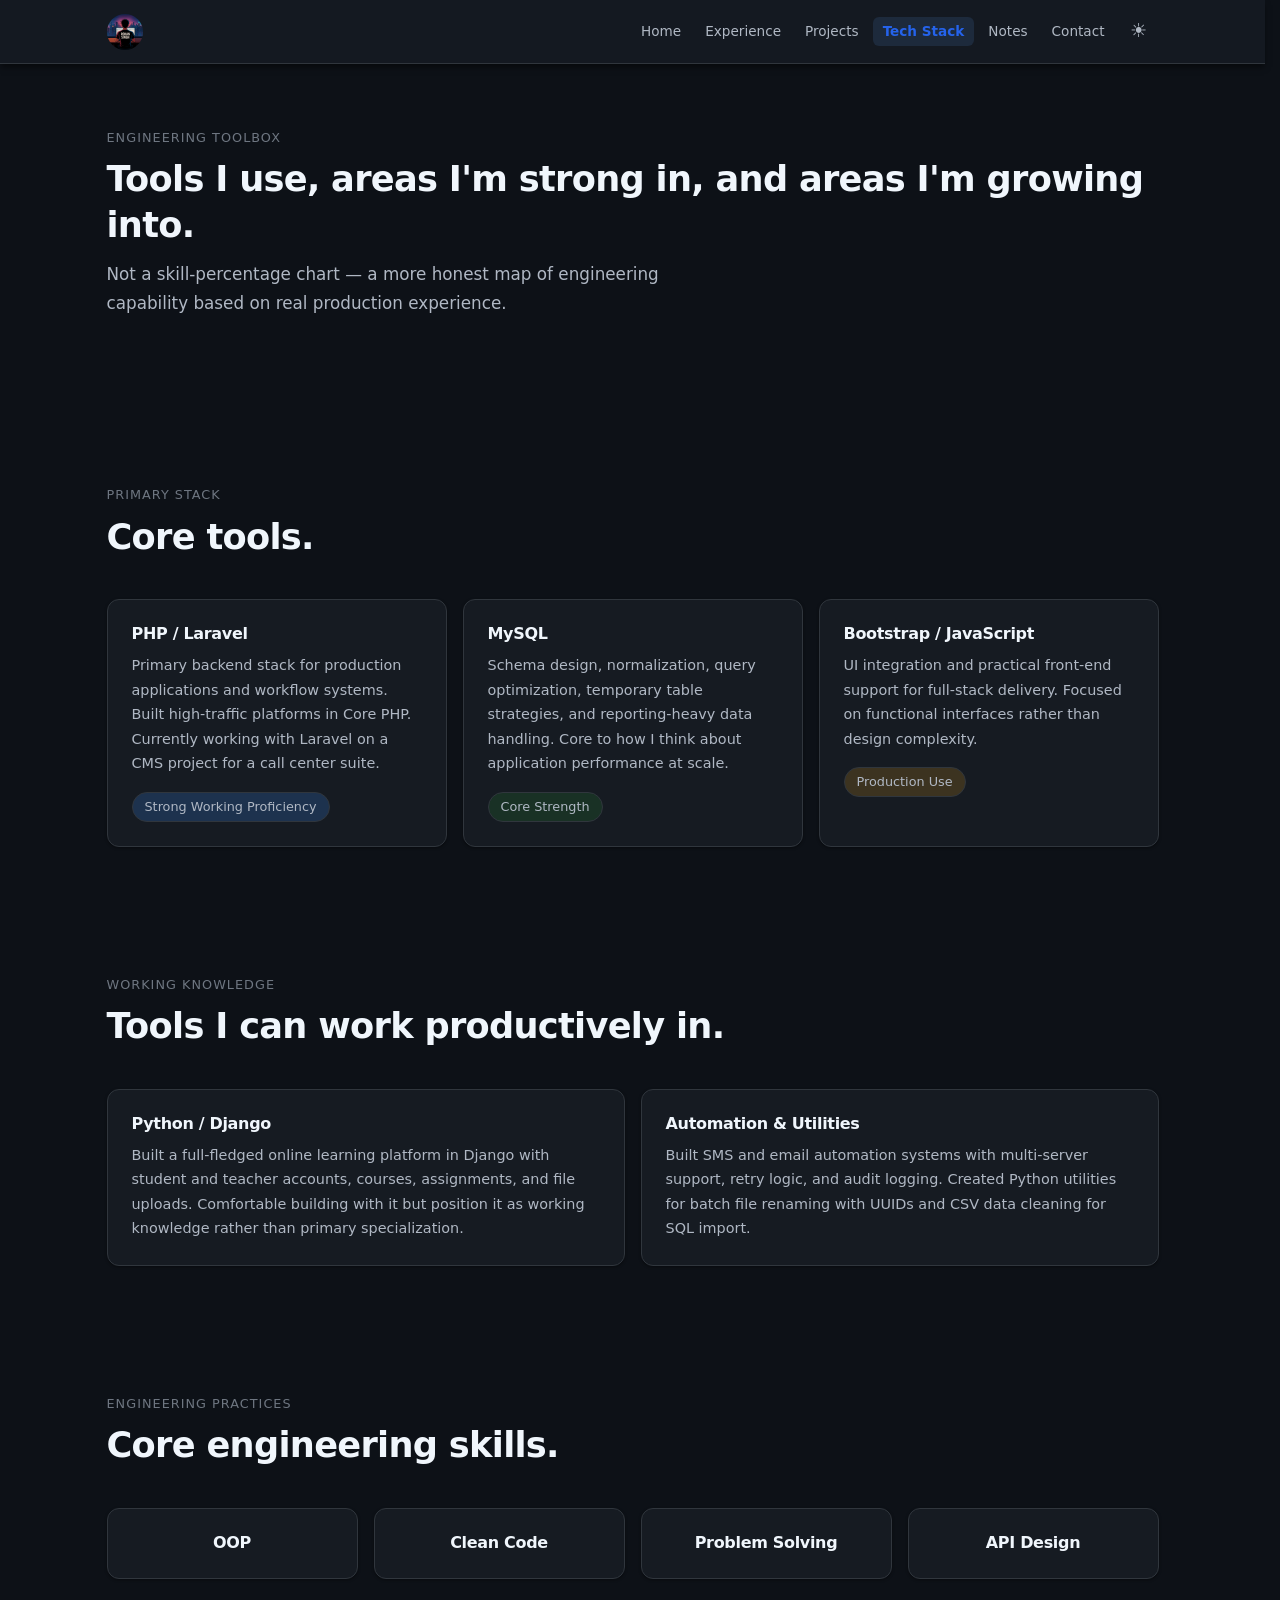
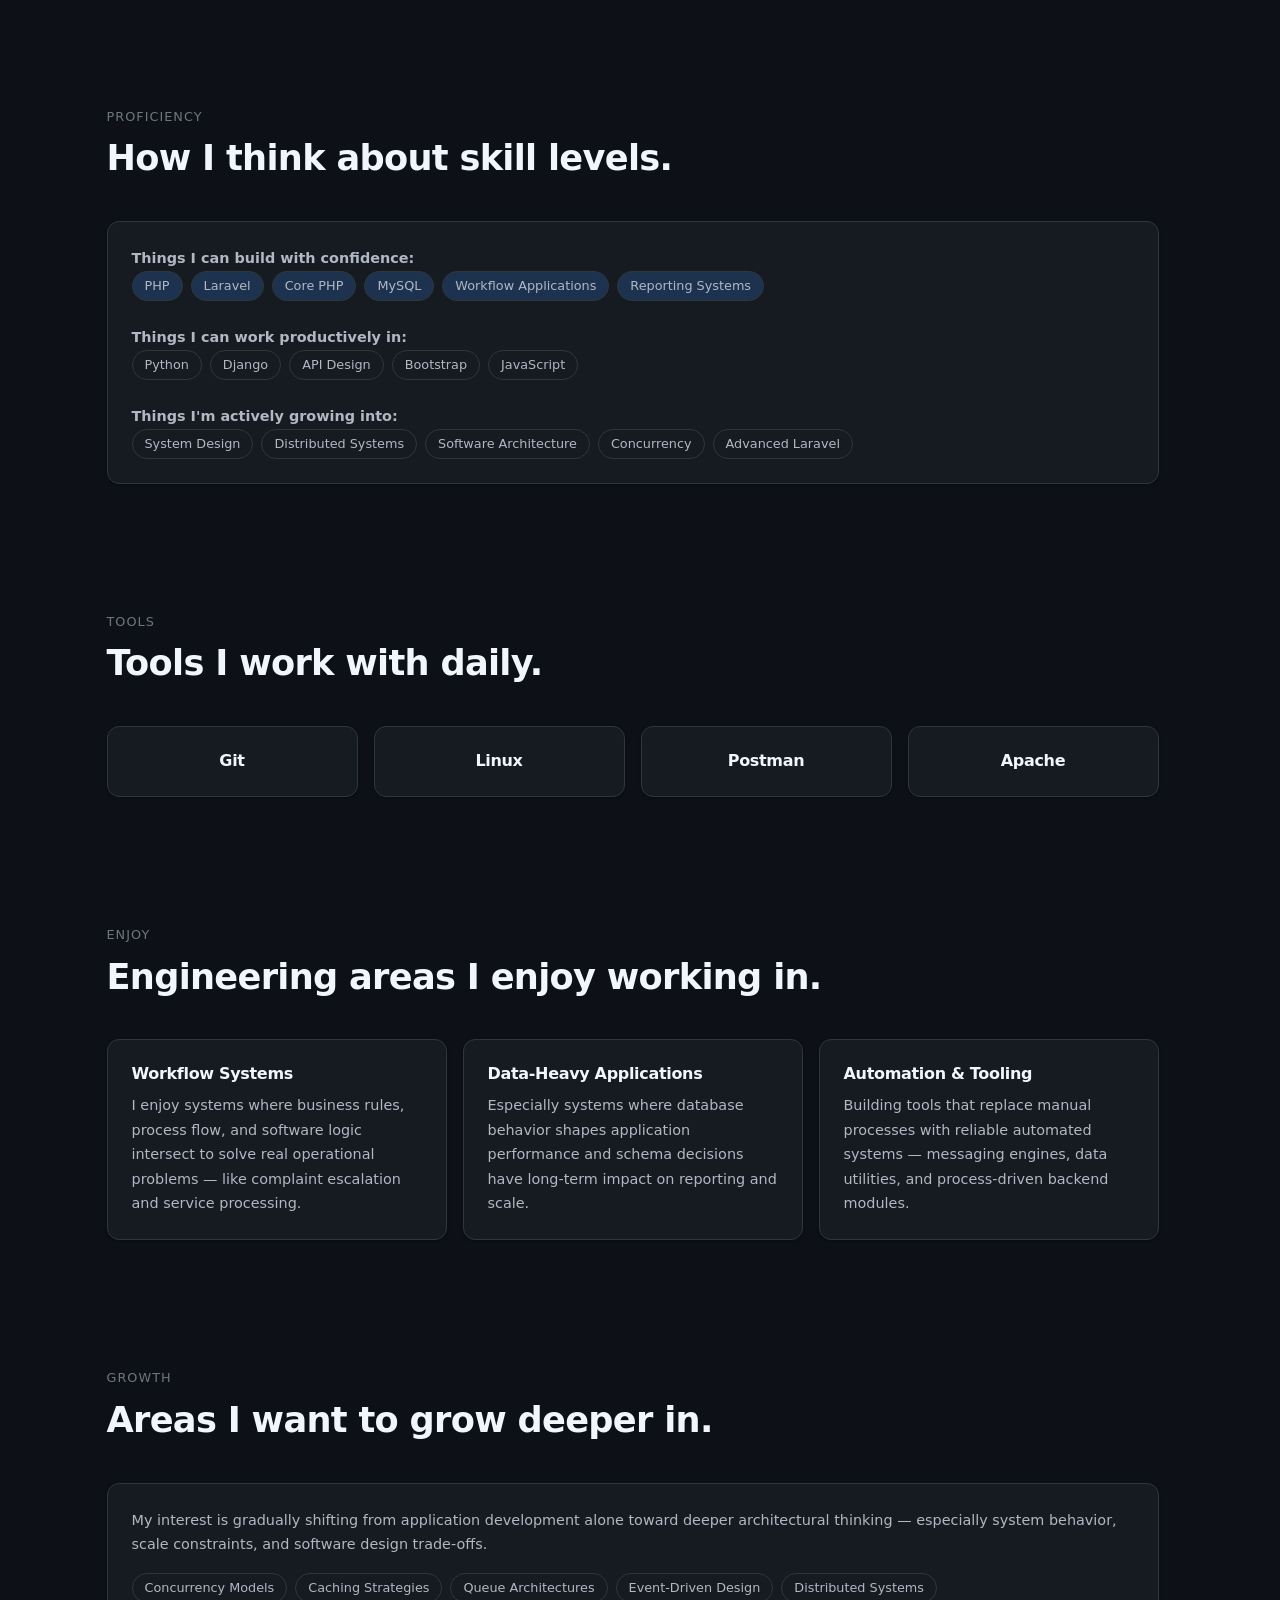
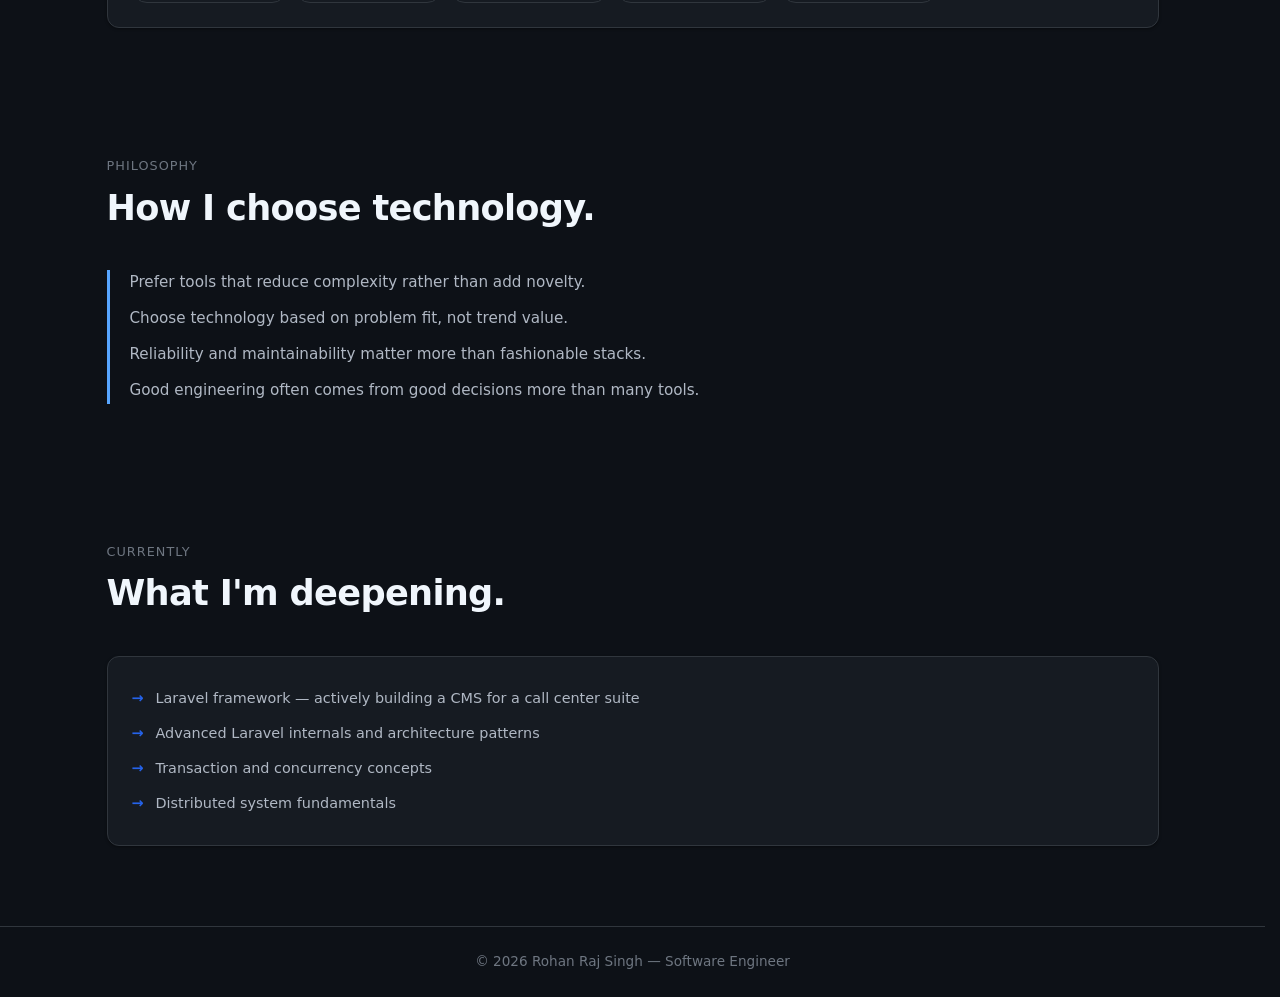
<file: tech-stack.html>
<!DOCTYPE html>
<html lang="en">

  <head>
    <meta charset="UTF-8">
    <meta name="viewport" content="width=device-width, initial-scale=1.0">
    <title>Tech Stack — Rohan Raj Singh</title>
    <meta name="description" content="Tech stack of Rohan Raj Singh — PHP/Laravel, MySQL, Python/Django, Bootstrap. Primary stack, working knowledge, and growth areas for a backend/systems engineer.">
    <meta name="author" content="Rohan Raj Singh">
    <meta property="og:title" content="Tech Stack — Rohan Raj Singh">
    <meta property="og:description" content="Honest engineering capability map — core strengths in PHP, Laravel, MySQL with working knowledge of Python/Django.">
    <meta property="og:url" content="https://rohanrajsingh.com/tech-stack">
    <link rel="canonical" href="https://rohanrajsingh.com/tech-stack">
    <link rel="llms.txt" href="/llms.txt">
    <meta property="og:type" content="website">
    <meta name="twitter:card" content="summary_large_image">
    <link rel="icon" href="assets/favicon.png" type="image/png">
    <link rel="apple-touch-icon" href="assets/favicon.png">
    <link href="assets/bootstrap.css" rel="stylesheet">
    <link href="assets/style.css" rel="stylesheet">
    <script src="assets/dark-mode.js"></script>
    <meta property="og:image" content="https://rohanrajsingh.com/assets/social-preview.png">
    <meta property="og:locale" content="en_IN">
    <meta name="twitter:site" content="@connectrohanraj">
    <meta name="twitter:creator" content="@connectrohanraj">
    <script type="application/ld+json">
  {
    "@context": "https://schema.org",
    "@graph": [
      {
        "@type": "WebSite",
        "@id": "https://rohanrajsingh.com/#website",
        "url": "https://rohanrajsingh.com/",
        "name": "Rohan Raj Singh",
        "description": "Tech stack of Rohan Raj Singh — PHP/Laravel, MySQL, Python/Django, Bootstrap."
      },
      {
        "@type": "Person",
        "@id": "https://rohanrajsingh.com/#person",
        "name": "Rohan Raj Singh",
        "url": "https://rohanrajsingh.com/",
        "jobTitle": "Software Engineer",
        "description": "Building reliable backend systems, workflow-driven applications, and data-intensive platforms at scale.",
        "sameAs": [
          "https://github.com/connectrohanrajsingh",
          "https://www.linkedin.com/in/connectrohanrajsingh/"
        ]
      }
    ]
  }
  </script>
  </head>

  <body>

    <nav class="navbar navbar-expand-lg sticky-top" aria-label="Main navigation">
      <div class="container">
        <a class="navbar-brand" href="/"><img class="navbar-logo" src="assets/logo.png" alt="Rohan Raj Singh" width="36" height="36"></a>
        <button class="navbar-toggler" type="button" data-bs-toggle="collapse" data-bs-target="#mainNav">
          <span class="navbar-toggler-icon"></span>
        </button>
        <div class="collapse navbar-collapse" id="mainNav">
          <div class="navbar-nav ms-auto align-items-center gap-1">
            <a class="nav-link" href="/">Home</a>
            <a class="nav-link" href="experience">Experience</a>
            <a class="nav-link" href="projects">Projects</a>
            <a class="nav-link active" href="tech-stack">Tech Stack</a>
            <a class="nav-link" href="engineering-notes">Notes</a>
            <a class="nav-link" href="contact">Contact</a>
            <button class="theme-toggle" id="themeToggle">&#127769;</button>
          </div>
        </div>
      </div>
    </nav>

    <main>
      <div class="container">
        <section class="section fade-in">
          <div class="section-header">
            <div class="label">Engineering Toolbox</div>
            <h2>Tools I use, areas I'm strong in, and areas I'm growing into.</h2>
            <p>Not a skill-percentage chart — a more honest map of engineering capability based on real production experience.</p>
          </div>
        </section>

        <section class="section fade-in">
          <div class="section-header">
            <div class="label">Primary Stack</div>
            <h2>Core tools.</h2>
          </div>
          <div class="row g-3">
            <div class="col-md-4">
              <div class="card-modern">
                <h5>PHP / Laravel</h5>
                <p>Primary backend stack for production applications and workflow systems. Built high-traffic platforms in Core PHP. Currently working with Laravel on a CMS project for a call center suite.</p>
                <div class="mt-3"><span class="badge-modern badge-primary">Strong Working Proficiency</span></div>
              </div>
            </div>
            <div class="col-md-4">
              <div class="card-modern">
                <h5>MySQL</h5>
                <p>Schema design, normalization, query optimization, temporary table strategies, and reporting-heavy data handling. Core to how I think about application performance at scale.</p>
                <div class="mt-3"><span class="badge-modern badge-success">Core Strength</span></div>
              </div>
            </div>
            <div class="col-md-4">
              <div class="card-modern">
                <h5>Bootstrap / JavaScript</h5>
                <p>UI integration and practical front-end support for full-stack delivery. Focused on functional interfaces rather than design complexity.</p>
                <div class="mt-3"><span class="badge-modern badge-warning">Production Use</span></div>
              </div>
            </div>
          </div>
        </section>

        <section class="section fade-in">
          <div class="section-header">
            <div class="label">Working Knowledge</div>
            <h2>Tools I can work productively in.</h2>
          </div>
          <div class="row g-3">
            <div class="col-md-6">
              <div class="card-modern">
                <h5>Python / Django</h5>
                <p>Built a full-fledged online learning platform in Django with student and teacher accounts, courses, assignments, and file uploads. Comfortable building with it but position it as working knowledge rather than primary specialization.</p>
              </div>
            </div>
            <div class="col-md-6">
              <div class="card-modern">
                <h5>Automation & Utilities</h5>
                <p>Built SMS and email automation systems with multi-server support, retry logic, and audit logging. Created Python utilities for batch file renaming with UUIDs and CSV data cleaning for SQL import.</p>
              </div>
            </div>
          </div>
        </section>

        <section class="section fade-in">
          <div class="section-header">
            <div class="label">Engineering Practices</div>
            <h2>Core engineering skills.</h2>
          </div>
          <div class="row g-3">
            <div class="col-md-3">
              <div class="card-modern text-center">
                <h5 class="m-0">OOP</h5>
              </div>
            </div>
            <div class="col-md-3">
              <div class="card-modern text-center">
                <h5 class="m-0">Clean Code</h5>
              </div>
            </div>
            <div class="col-md-3">
              <div class="card-modern text-center">
                <h5 class="m-0">Problem Solving</h5>
              </div>
            </div>
            <div class="col-md-3">
              <div class="card-modern text-center">
                <h5 class="m-0">API Design</h5>
              </div>
            </div>
          </div>
        </section>

        <section class="section fade-in">
          <div class="section-header">
            <div class="label">Proficiency</div>
            <h2>How I think about skill levels.</h2>
          </div>
          <div class="card-modern">
            <p><strong>Things I can build with confidence:</strong></p>
            <div class="d-flex flex-wrap gap-2 mb-4">
              <span class="badge-modern badge-primary">PHP</span>
              <span class="badge-modern badge-primary">Laravel</span>
              <span class="badge-modern badge-primary">Core PHP</span>
              <span class="badge-modern badge-primary">MySQL</span>
              <span class="badge-modern badge-primary">Workflow Applications</span>
              <span class="badge-modern badge-primary">Reporting Systems</span>
            </div>
            <p><strong>Things I can work productively in:</strong></p>
            <div class="d-flex flex-wrap gap-2 mb-4">
              <span class="badge-modern">Python</span>
              <span class="badge-modern">Django</span>
              <span class="badge-modern">API Design</span>
              <span class="badge-modern">Bootstrap</span>
              <span class="badge-modern">JavaScript</span>
            </div>
            <p><strong>Things I'm actively growing into:</strong></p>
            <div class="d-flex flex-wrap gap-2">
              <span class="badge-modern">System Design</span>
              <span class="badge-modern">Distributed Systems</span>
              <span class="badge-modern">Software Architecture</span>
              <span class="badge-modern">Concurrency</span>
              <span class="badge-modern">Advanced Laravel</span>
            </div>
          </div>
        </section>

        <section class="section fade-in">
          <div class="section-header">
            <div class="label">Tools</div>
            <h2>Tools I work with daily.</h2>
          </div>
          <div class="row g-3">
            <div class="col-6 col-md-3">
              <div class="card-modern text-center">
                <h5 class="m-0">Git</h5>
              </div>
            </div>
            <div class="col-6 col-md-3">
              <div class="card-modern text-center">
                <h5 class="m-0">Linux</h5>
              </div>
            </div>
            <div class="col-6 col-md-3">
              <div class="card-modern text-center">
                <h5 class="m-0">Postman</h5>
              </div>
            </div>
            <div class="col-6 col-md-3">
              <div class="card-modern text-center">
                <h5 class="m-0">Apache</h5>
              </div>
            </div>
          </div>
        </section>

        <section class="section fade-in">
          <div class="section-header">
            <div class="label">Enjoy</div>
            <h2>Engineering areas I enjoy working in.</h2>
          </div>
          <div class="row g-3">
            <div class="col-md-4">
              <div class="card-modern">
                <h5>Workflow Systems</h5>
                <p>I enjoy systems where business rules, process flow, and software logic intersect to solve real operational problems — like complaint escalation and service processing.</p>
              </div>
            </div>
            <div class="col-md-4">
              <div class="card-modern">
                <h5>Data-Heavy Applications</h5>
                <p>Especially systems where database behavior shapes application performance and schema decisions have long-term impact on reporting and scale.</p>
              </div>
            </div>
            <div class="col-md-4">
              <div class="card-modern">
                <h5>Automation & Tooling</h5>
                <p>Building tools that replace manual processes with reliable automated systems — messaging engines, data utilities, and process-driven backend modules.</p>
              </div>
            </div>
          </div>
        </section>

        <section class="section fade-in">
          <div class="section-header">
            <div class="label">Growth</div>
            <h2>Areas I want to grow deeper in.</h2>
          </div>
          <div class="card-modern">
            <p>My interest is gradually shifting from application development alone toward deeper architectural thinking — especially system behavior, scale constraints, and software design trade-offs.</p>
            <div class="d-flex flex-wrap gap-2 mt-3">
              <span class="badge-modern">Concurrency Models</span>
              <span class="badge-modern">Caching Strategies</span>
              <span class="badge-modern">Queue Architectures</span>
              <span class="badge-modern">Event-Driven Design</span>
              <span class="badge-modern">Distributed Systems</span>
            </div>
          </div>
        </section>

        <section class="section fade-in">
          <div class="section-header">
            <div class="label">Philosophy</div>
            <h2>How I choose technology.</h2>
          </div>
          <div class="principle-block">
            <p>Prefer tools that reduce complexity rather than add novelty.</p>
            <p>Choose technology based on problem fit, not trend value.</p>
            <p>Reliability and maintainability matter more than fashionable stacks.</p>
            <p>Good engineering often comes from good decisions more than many tools.</p>
          </div>
        </section>

        <section class="section fade-in section-last">
          <div class="section-header">
            <div class="label">Currently</div>
            <h2>What I'm deepening.</h2>
          </div>
          <div class="card-modern">
            <ul class="feature-list m-0">
              <li>Laravel framework — actively building a CMS for a call center suite</li>
              <li>Advanced Laravel internals and architecture patterns</li>
              <li>Transaction and concurrency concepts</li>
              <li>Distributed system fundamentals</li>
            </ul>
          </div>
        </section>
      </div>

    </main>

    <div class="footer">
      <div class="container">&copy; 2026 Rohan Raj Singh &mdash; Software Engineer</div>
    </div>

    <script src="assets/bootstrap.js"></script>
    <script src="assets/script.js"></script>
  </body>

</html>
</file>
<file: assets/style.css>
:root {
  --primary: #2563eb;
  --primary-light: #3b82f6;
  --primary-dark: #1d4ed8;
  --accent: #f59e0b;
  --bg: #f8fafc;
  --bg-card: #ffffff;
  --text: #1e293b;
  --text-secondary: #64748b;
  --text-muted: #94a3b8;
  --border: #e2e8f0;
  --shadow: 0 1px 3px rgba(0,0,0,0.06), 0 1px 2px rgba(0,0,0,0.04);
  --shadow-md: 0 4px 6px -1px rgba(0,0,0,0.07), 0 2px 4px -1px rgba(0,0,0,0.04);
  --radius: 12px;
  --radius-lg: 16px;
  --nav-height: 64px;
}

html.dark-mode {
  --bg: #0d1117;
  --bg-card: #161b22;
  --text: #f0f6fc;
  --text-secondary: #b0b8c4;
  --text-muted: #6e7681;
  --border: #30363d;
  --shadow: 0 1px 3px rgba(0,0,0,0.4);
  --shadow-md: 0 4px 6px -1px rgba(0,0,0,0.5);
}

*, *::before, *::after { box-sizing: border-box; }

html { scroll-behavior: smooth; scrollbar-gutter: stable; overflow-anchor: auto; }

body {
  margin: 0;
  padding: 0;
  font-family: -apple-system, BlinkMacSystemFont, 'Inter', 'Segoe UI', Roboto, system-ui, sans-serif;
  background: var(--bg);
  color: var(--text);
  line-height: 1.6;
  transition: background 0.3s, color 0.3s;
}

h1, h2, h3, h4, h5, h6 {
  letter-spacing: -0.02em;
  line-height: 1.3;
  margin: 0 0 0.5em;
}

p { line-height: 1.7; color: var(--text-secondary); margin: 0 0 1em; }
a { color: var(--primary); text-decoration: none; transition: color 0.2s; }
a:hover { color: var(--primary-dark); }

.container { max-width: 1100px; margin: 0 auto; padding: 0 24px; }

/* ─── Navbar ─── */
.navbar {
  min-height: var(--nav-height);
  background: var(--bg-card) !important;
  border-bottom: 1px solid var(--border) !important;
  box-shadow: var(--shadow-md) !important;
  transition: background 0.3s, border-color 0.3s;
  backdrop-filter: blur(8px);
  -webkit-backdrop-filter: blur(8px);
}

html.dark-mode .navbar {
  background: rgba(22, 27, 34, 0.95) !important;
  border-bottom: 1px solid #30363d !important;
}

html.dark-mode .navbar-toggler {
  border-color: rgba(255,255,255,0.2);
  background: rgba(255,255,255,0.05);
}

html.dark-mode .navbar-toggler:hover {
  background: rgba(255,255,255,0.1);
}

html.dark-mode .navbar-toggler-icon {
  filter: invert(1) brightness(2);
}

@media (max-width: 991.98px) {
  html.dark-mode .navbar-collapse {
    background: #161b22;
    border: 1px solid #30363d;
    border-radius: 12px;
    padding: 12px;
    margin-top: 8px;
  }
}

.navbar-logo {
  height: 36px; width: 36px;
  object-fit: cover;
  border-radius: 50%;
}

.nav-link {
  color: var(--text-secondary) !important;
  font-size: 0.85rem;
  padding: 4px 10px !important;
  border-radius: 6px;
  transition: all 0.2s;
}

.navbar-nav {
  gap: 2px;
}

.nav-link:hover { color: var(--primary) !important; background: rgba(37,99,235,0.06); }

.nav-link.active {
  color: var(--primary) !important;
  font-weight: 600;
  background: rgba(37,99,235,0.08);
}

/* ─── Theme Toggle ─── */
.theme-toggle {
  width: 40px; height: 40px;
  border: none;
  background: transparent;
  border-radius: 50%;
  display: flex;
  align-items: center;
  justify-content: center;
  cursor: pointer;
  transition: all 0.25s;
  font-size: 1.2rem;
  color: var(--text-secondary);
}
.theme-toggle:hover { transform: scale(1.15); background: rgba(0,0,0,0.05); }
html.dark-mode .theme-toggle:hover { background: rgba(255,255,255,0.08); }
html.dark-mode .nav-link:hover { background: rgba(88,166,255,0.08); }
html.dark-mode .nav-link.active { background: rgba(88,166,255,0.12); }
html.dark-mode .contact-link:hover { border-color: #58a6ff; color: #58a6ff; }
html.dark-mode .principle-block { border-left-color: #58a6ff; }
html.dark-mode .stat-number { color: #58a6ff; }
html.dark-mode .stat-card { border-color: #30363d; background: #161b22; }
html.dark-mode .stat-label { color: #8b949e; }
html.dark-mode .hero::before { background: radial-gradient(circle, rgba(88,166,255,0.12) 0%, transparent 70%); }
html.dark-mode .hero .lead { color: #c9d1d9; }

/* ─── Hero ─── */
.hero {
  padding: 80px 0 60px;
  position: relative;
  overflow: hidden;
}

.hero::before {
  content: '';
  position: absolute;
  top: -50%;
  right: -20%;
  width: 600px;
  height: 600px;
  background: radial-gradient(circle, rgba(37,99,235,0.06) 0%, transparent 70%);
  pointer-events: none;
}

.hero h1 {
  font-size: clamp(2.2rem, 5vw, 3.2rem);
  font-weight: 800;
  color: var(--text);
}

.hero .lead { font-size: 1.15rem; color: var(--text-secondary); }

/* ─── Stat Cards ─── */
.stat-card {
  background: var(--bg-card);
  border: 1px solid var(--border);
  border-radius: var(--radius);
  padding: 20px;
  box-shadow: var(--shadow);
  transition: transform 0.2s, box-shadow 0.2s;
  height: 100%;
  min-height: 120px;
  display: flex;
  flex-direction: column;
  align-items: center;
  justify-content: center;
}
.stat-card:hover { transform: translateY(-2px); box-shadow: var(--shadow-md); }
.stat-number { font-size: 1.8rem; font-weight: 700; color: var(--primary); line-height: 1.2; }
.stat-label { font-size: 0.85rem; color: var(--text-muted); margin-top: 4px; }

/* ─── Sections ─── */
.section { padding: 64px 0; }
.section-title {
  font-size: 1.5rem;
  font-weight: 700;
  margin-bottom: 2rem;
  position: relative;
  display: inline-block;
}
.section-title::after {
  content: '';
  display: block;
  width: 40px;
  height: 3px;
  background: var(--primary);
  border-radius: 2px;
  margin-top: 6px;
}

/* ─── Cards ─── */
.card-modern {
  background: var(--bg-card);
  border: 1px solid var(--border);
  border-radius: var(--radius);
  padding: 24px;
  box-shadow: var(--shadow);
  transition: all 0.25s;
  height: 100%;
}
.card-modern:hover {
  transform: translateY(-3px);
  box-shadow: var(--shadow-md);
  border-color: var(--primary);
}

.card-modern h5 { font-size: 1rem; font-weight: 600; margin-bottom: 8px; }
.card-modern p { font-size: 0.9rem; margin: 0; }
.card-modern.card-nested { box-shadow: none; padding: 18px; }
.card-modern.card-sub { box-shadow: none; padding: 14px; }
.card-modern.card-dashed { box-shadow: none; border-style: dashed; }

/* ─── Timeline ─── */
.timeline {
  position: relative;
  padding-left: 32px;
}
.timeline::before {
  content: '';
  position: absolute;
  left: 0;
  top: 0;
  bottom: 0;
  width: 2px;
  background: var(--border);
}
.timeline-item {
  position: relative;
  padding-bottom: 32px;
}
.timeline-item::before {
  content: '';
  position: absolute;
  left: -38px;
  top: 6px;
  width: 12px;
  height: 12px;
  border-radius: 50%;
  background: var(--primary);
  border: 3px solid var(--bg);
  box-shadow: 0 0 0 2px var(--primary);
}
.timeline-item:last-child { padding-bottom: 0; }

/* ─── Badges ─── */
.badge-modern {
  display: inline-block;
  padding: 4px 12px;
  border-radius: 20px;
  font-size: 0.8rem;
  font-weight: 500;
  background: var(--bg-card);
  border: 1px solid var(--border);
  color: var(--text-secondary);
  transition: all 0.2s;
}
.badge-modern:hover { border-color: var(--primary); color: var(--primary); }
.badge-primary { background: rgba(37,99,235,0.1); border-color: rgba(37,99,235,0.2); color: var(--primary); }
.badge-success { background: rgba(16,185,129,0.1); border-color: rgba(16,185,129,0.2); color: #059669; }
.badge-warning { background: rgba(245,158,11,0.1); border-color: rgba(245,158,11,0.2); color: #d97706; }
.badge-danger { background: rgba(239,68,68,0.1); border-color: rgba(239,68,68,0.2); color: #dc2626; }

html.dark-mode .badge-primary { background: rgba(56,139,253,0.2); border-color: rgba(56,139,253,0.3); color: #58a6ff; }
html.dark-mode .badge-success { background: rgba(35,134,54,0.2); border-color: rgba(35,134,54,0.3); color: #3fb950; }
html.dark-mode .badge-warning { background: rgba(209,145,27,0.2); border-color: rgba(209,145,27,0.3); color: #d29922; }
html.dark-mode .badge-danger { background: rgba(218,54,51,0.2); border-color: rgba(218,54,51,0.3); color: #f85149; }
html.dark-mode a { color: #58a6ff; }
html.dark-mode a:hover { color: #79c0ff; }
html.dark-mode .badge-modern { border-color: #30363d; color: #b0b8c4; }
html.dark-mode .badge-modern:hover { border-color: #58a6ff; color: #58a6ff; }
html.dark-mode .card-modern:hover { border-color: #58a6ff; }
html.dark-mode .hero-quote { border-left-color: #58a6ff; }
html.dark-mode .project-label { color: #8b949e; }
html.dark-mode .btn-outline-secondary { color: #b0b8c4; border-color: #30363d; }
html.dark-mode .btn-outline-secondary:hover { background: #30363d; color: #f0f6fc; }
html.dark-mode .card-cta { border-color: #58a6ff !important; }

/* ─── Feature List ─── */
.feature-list { list-style: none; padding: 0; margin: 0; }
.feature-list li {
  padding: 6px 0;
  padding-left: 24px;
  position: relative;
  color: var(--text-secondary);
  font-size: 0.9rem;
}
.feature-list li::before {
  content: '→';
  position: absolute;
  left: 0;
  color: var(--primary);
  font-weight: 600;
}

/* ─── Principle Block ─── */
.principle-block {
  border-left: 3px solid var(--primary);
  padding-left: 20px;
}
.principle-block p { margin-bottom: 10px; font-size: 0.95rem; }

/* ─── Contact Grid ─── */
.contact-link {
  display: flex;
  align-items: center;
  gap: 12px;
  padding: 16px 20px;
  background: var(--bg-card);
  border: 1px solid var(--border);
  border-radius: var(--radius);
  color: var(--text);
  transition: all 0.25s;
}
.contact-link:hover {
  border-color: var(--primary);
  color: var(--primary);
  transform: translateY(-2px);
  box-shadow: var(--shadow-md);
}
.contact-link .icon {
  width: 40px; height: 40px;
  border-radius: 10px;
  display: flex;
  align-items: center;
  justify-content: center;
  font-size: 1.2rem;
  background: rgba(37,99,235,0.08);
  flex-shrink: 0;
}

/* ─── Section Header ─── */
.section-header {
  margin-bottom: 40px;
}
.label, .section-header .label {
  font-size: 0.8rem;
  text-transform: uppercase;
  letter-spacing: 0.08em;
  color: var(--text-muted);
  margin-bottom: 8px;
}
.section-header h2 {
  font-size: clamp(1.6rem, 3vw, 2.2rem);
  font-weight: 700;
  margin-bottom: 12px;
}
.section-header p {
  font-size: 1.05rem;
  max-width: 600px;
}

/* ─── Misc ─── */
.text-gradient {
  background: linear-gradient(135deg, var(--primary), var(--accent));
  -webkit-background-clip: text;
  -webkit-text-fill-color: transparent;
  background-clip: text;
}

.gap-2 { gap: 8px; }
.gap-3 { gap: 16px; }
.gap-4 { gap: 24px; }
.m-0 { margin: 0; }
.mb-2 { margin-bottom: 8px; }
.mb-3 { margin-bottom: 16px; }
.mb-4 { margin-bottom: 24px; }
.mb-5 { margin-bottom: 40px; }
.mt-2 { margin-top: 8px; }
.mt-3 { margin-top: 16px; }
.mt-4 { margin-top: 24px; }
.p-0 { padding: 0; }
.p-3 { padding: 16px; }
.p-4 { padding: 24px; }
.fw-600 { font-weight: 600; }
.fs-small { font-size: 0.85rem; }
.fs-xs { font-size: 0.8rem; }
.shadow-none { box-shadow: none !important; }

/* ─── Animations ─── */
.fade-in {
  opacity: 0;
  transform: translateY(20px);
  transition: opacity 0.6s ease, transform 0.6s ease;
}
.fade-in.visible {
  opacity: 1;
  transform: translateY(0);
}

/* ─── Responsive ─── */
@media (max-width: 768px) {
  .hero { padding: 48px 0 40px; }
  .section { padding: 40px 0; }
  .section-last { padding-bottom: 48px; }
  .container { padding: 0 16px; }
}

/* ─── Footer ─── */
.footer {
  padding: 24px 0;
  border-top: 1px solid var(--border);
  text-align: center;
  color: var(--text-muted);
  font-size: 0.85rem;
}

.hero-cta-bar {
  display: flex;
  flex-wrap: wrap;
  gap: 8px;
  margin-top: 20px;
}
.hero-cta-bar .btn-sm {
  font-size: 0.8rem;
  padding: 6px 14px;
  border-radius: 8px;
  font-weight: 500;
  display: inline-flex;
  align-items: center;
  gap: 6px;
}
.hero-cta-bar .btn-sm .icon {
  font-size: 0.9rem;
  line-height: 1;
}

.btn-rounded {
  border-radius: 8px;
  font-weight: 500;
}
.btn-xs-rounded {
  border-radius: 6px;
}

.arch-diagram {
  background: var(--bg);
  border: 1px solid var(--border);
  border-radius: var(--radius);
  padding: 16px 20px;
  font-family: 'Courier New', Courier, monospace;
  font-size: 0.75rem;
  line-height: 1.6;
  color: var(--text-secondary);
  overflow-x: auto;
  white-space: pre;
  margin: 8px 0;
}
html.dark-mode .arch-diagram { background: #0d1117; }

.sys-specs {
  width: 100%;
  border-collapse: collapse;
  font-size: 0.85rem;
  margin: 8px 0;
}
.sys-specs td {
  padding: 5px 10px;
  border-bottom: 1px solid var(--border);
  color: var(--text-secondary);
}
.sys-specs td:first-child {
  font-weight: 600;
  color: var(--text);
  width: 40%;
  white-space: nowrap;
}

.challenge-list {
  list-style: none;
  padding: 0;
  margin: 8px 0;
}
.challenge-list li {
  padding: 4px 0 4px 20px;
  position: relative;
  font-size: 0.88rem;
  color: var(--text-secondary);
}
.challenge-list li::before {
  content: '\25B8';
  position: absolute;
  left: 0;
  color: var(--primary);
  font-weight: 700;
}

/* ─── Hero Quote ─── */
.hero-quote {
  border-left: 3px solid var(--primary);
  padding-left: 16px;
  margin-bottom: 24px;
  font-size: 1rem;
  color: var(--text-secondary);
  line-height: 1.6;
  font-weight: 500;
}

/* ─── Project Labels ─── */
.project-label {
  font-size: 0.85rem;
  font-weight: 600;
  color: var(--text-muted);
  text-transform: uppercase;
  letter-spacing: 0.05em;
}


/* ─── Subsection Title ─── */
.subsection-title {
  font-weight: 600;
  margin-bottom: 12px;
}

/* ─── Contact Detail ─── */
.contact-detail {
  font-size: 0.85rem;
  color: var(--text-muted);
}

/* ─── Card CTA ─── */
.card-cta {
  border-color: var(--primary);
  border-width: 2px;
  text-align: center;
  padding: 40px;
}
.card-cta p {
  max-width: 500px;
  margin: 0 auto 20px;
}

/* ─── Section Last ─── */
.section-last {
  padding-bottom: 80px;
}

/* ─── Lead Emphasis ─── */
.lead-emphasis {
  max-width: 500px;
  margin: 0 auto;
  font-size: 1.05rem;
}

.mw-540 { max-width: 540px; }
.text-muted-custom { color: var(--text-muted); }

/* ─── Timeline Heading ─── */
.timeline-heading { margin: 0; }

/* ─── Icon Variants ─── */
.icon-github { background: rgba(0,0,0,0.08); }
.icon-linkedin { background: rgba(10,102,194,0.1); }
</file>
